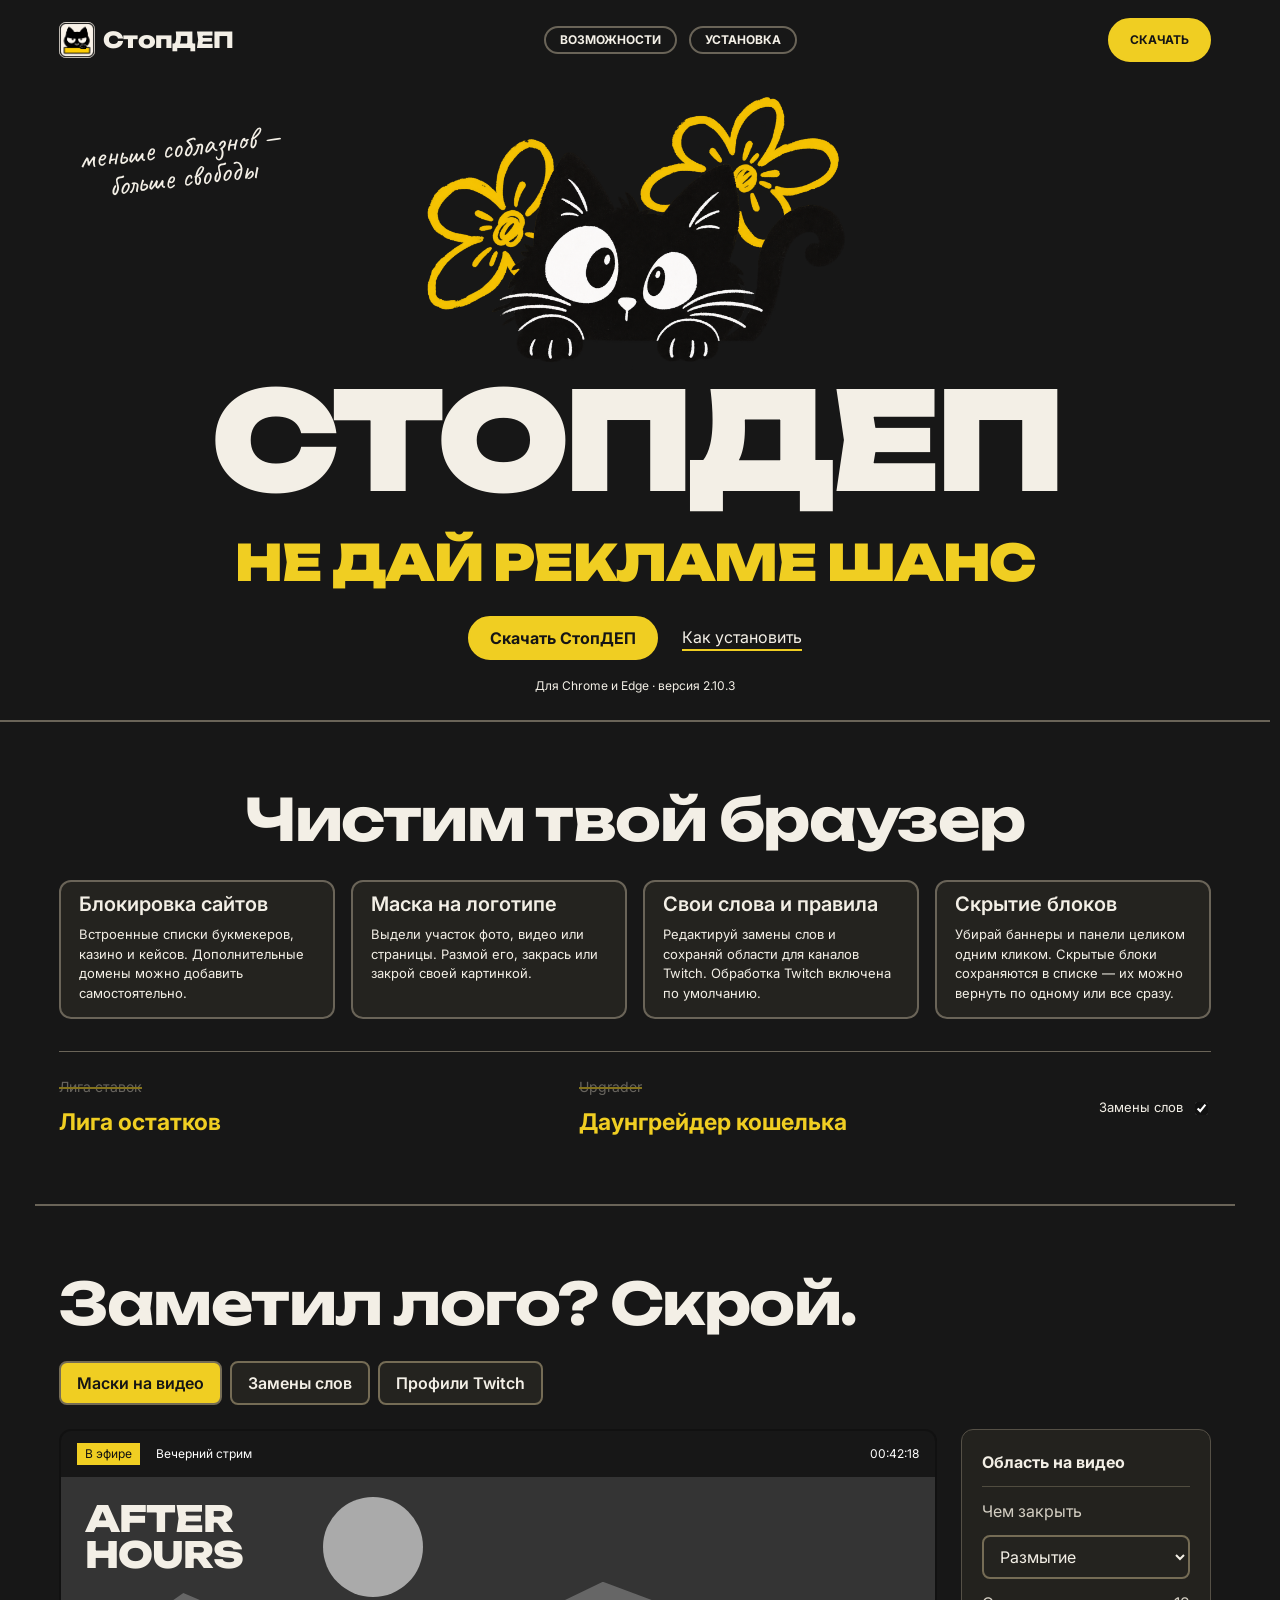
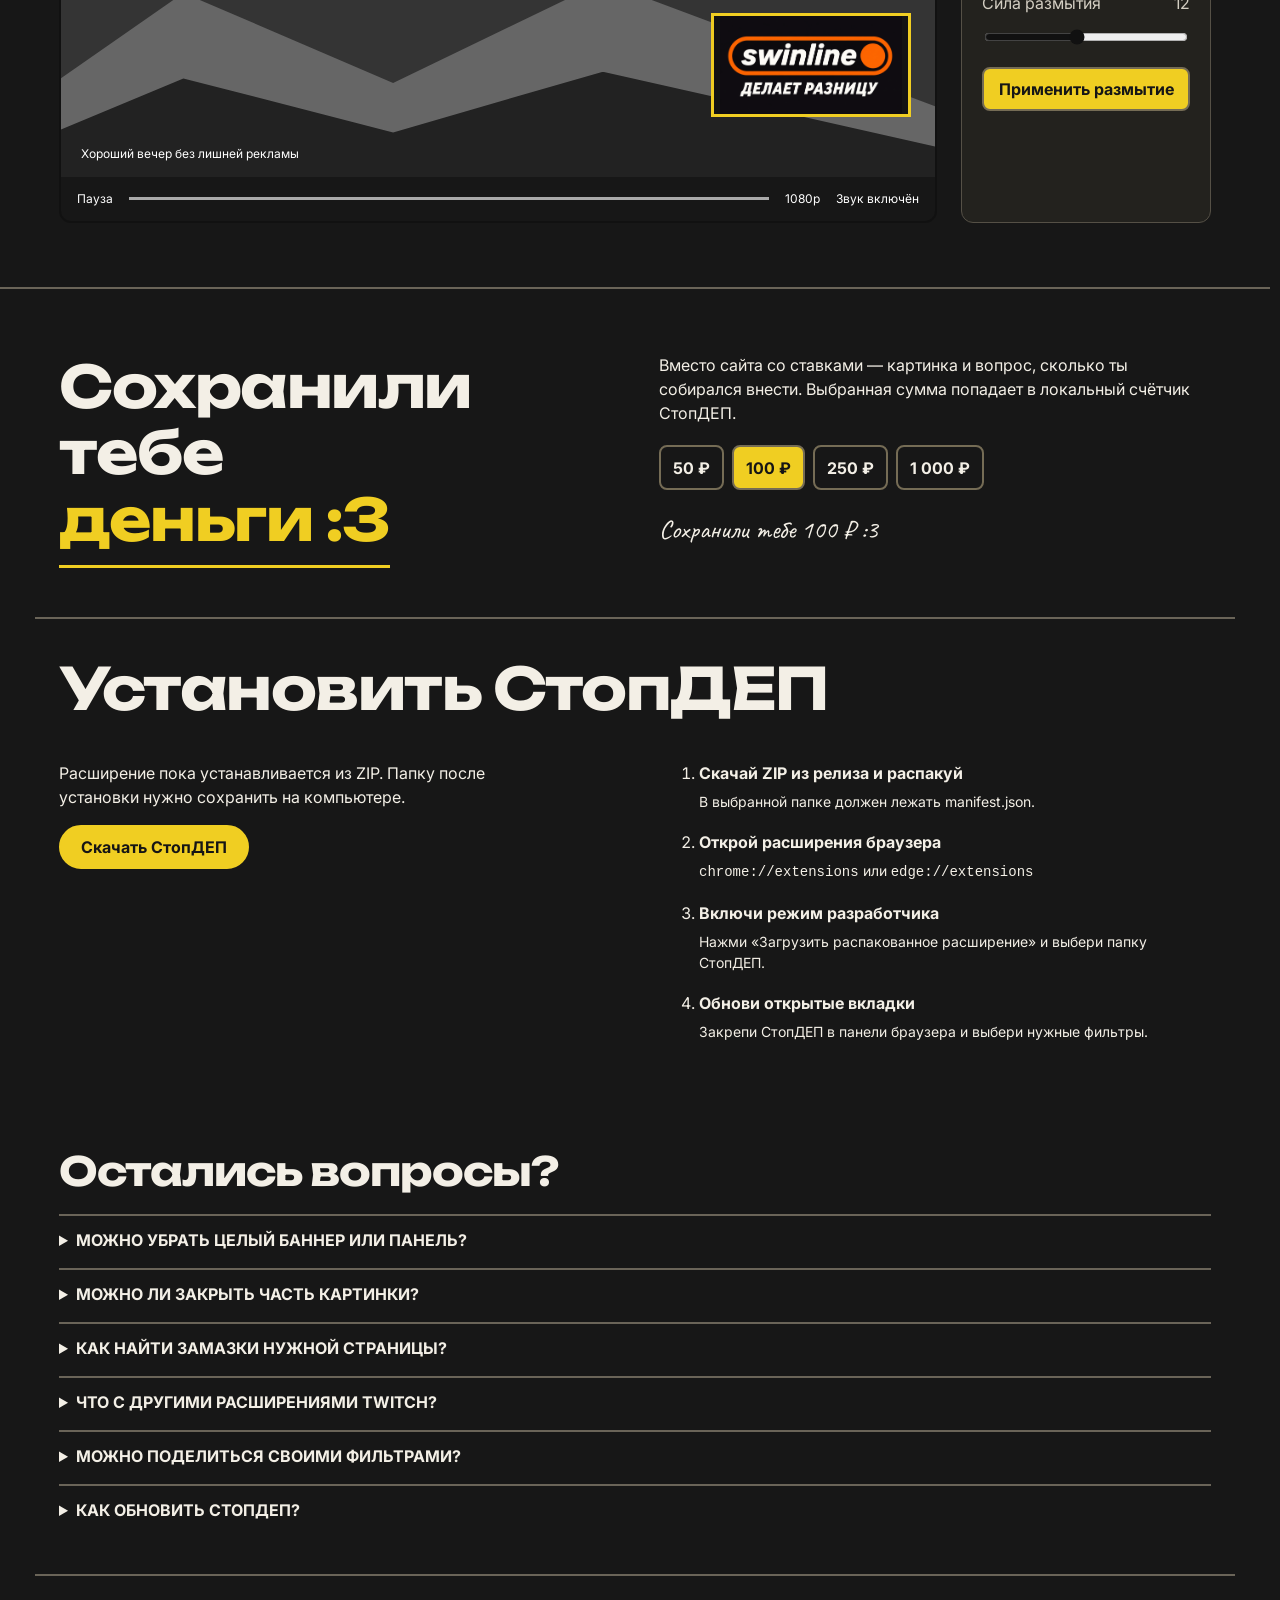
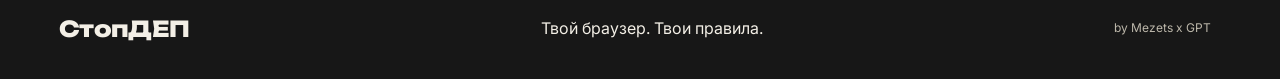
<file: docs/index.html>
<!DOCTYPE html>
<html lang="ru" data-type="software">
  <head>
    <meta charset="utf-8" />
    <meta name="viewport" content="width=device-width,initial-scale=1" />
    <meta name="page-type" content="software" />
    <meta name="site-kind" content="software" />
    <meta
      name="description"
      content="СтопДЕП блокирует сайты букмекеров и казино, скрывает рекламу и позволяет закрыть логотип внутри фото или видео."
    />
    <meta name="theme-color" content="#171717" />
    <title>СтопДЕП — блокировка букмекеров, казино и рекламы</title>
    <link rel="icon" href="icon.png" />
    <link rel="stylesheet" href="style.css" />
    <link
      href="https://fonts.googleapis.com/css2?family=Unbounded:wght@700;800;900&family=Caveat:wght@500;700&family=Inter:wght@400;500;600&display=swap"
      rel="stylesheet"
    />
    <link rel="stylesheet" href="enhancements.css" />
    <meta name="robots" content="index,follow,max-image-preview:large" />
    <meta property="og:type" content="website" />
    <meta property="og:locale" content="ru_RU" />
    <meta property="og:title" content="СтопДЕП — убери букмекеров из браузера" />
    <meta
      property="og:description"
      content="Блокировка сайтов казино и кейсов, маски на рекламе и замены слов. Расширение для Chrome и Edge."
    />
    <meta name="twitter:card" content="summary" />
    <meta name="twitter:title" content="СтопДЕП" />
    <meta
      name="twitter:description"
      content="Блокировка азартных сайтов и рекламы в браузере"
    />
  </head>
  <body>
    <a class="skip" href="#main">К содержимому</a>
    <header class="wrap">
      <a class="brand" href="#"
        ><img src="icon.png" width="36" height="36" alt="" />СтопДЕП</a
      >
      <nav aria-label="Навигация">
        <a href="#features">Возможности</a><a href="#install">Установка</a>
      </nav>
      <a class="button small" href="https://github.com/Mezets/stopdep/releases/">Скачать</a>
    </header>
    <main id="main">
      <section class="hero wrap" data-enter>
        <div class="hand-note">меньше соблазнов —<br />больше свободы</div>
        <img
          class="cat-art"
          src="cat.png"
          alt="Чёрный кот с жёлтыми цветами"
          width="480"
          height="290"
        />
        <div class="hero-copy">
          <h1>СтопДЕП<span>Не дай рекламе шанс</span></h1>
          <p>
            Букмекеры, казино и кейсы. СтопДЕП блокирует сайты и помогает закрыть рекламу
            там, где ты смотришь и читаешь.
          </p>
          <div class="actions">
            <a class="button" href="https://github.com/Mezets/stopdep/releases/">Скачать СтопДЕП</a
            ><a class="text-link" href="#install">Как установить</a>
          </div>
          <small>Для Chrome и Edge · версия 2.10.3</small>
        </div>
        <div class="demo">
          <div class="browser-bar">
            <span></span><span></span><span></span>
            <p>Твой браузер</p>
          </div>
          <div class="demo-content">
            <div class="demo-nav">Трансляция <span>Чат</span></div>
            <div class="stream">
              <div class="play-scene">
                <span class="live">В эфире</span>
                <div class="scene-type">ТВОЙ<br />СТРИМ.</div>
                <button id="ad" class="ad" aria-label="Закрыть рекламный логотип">
                  <span>BET</span><small>Бонус к депозиту</small>
                </button>
                <div class="mask" id="mask" hidden>Закрыто СтопДЕП</div>
              </div>
            </div>
            <div class="demo-tools">
              <span id="demoStatus" role="status">Нажми на рекламу в примере</span
              ><button id="reset">Сбросить</button>
            </div>
            <div class="extension">
              <img src="icon.png" alt="" width="28" height="28" />
              <div><b>СтопДЕП</b><small>Фото, видео и страницы</small></div>
              <span class="enabled">Включён</span>
            </div>
          </div>
        </div>
      </section>
      <section id="features" class="features">
        <div class="wrap">
          <h2>Чистим твой браузер</h2>
          <div class="feature-layout">
            <div class="feature-visual">
              <div class="replace-line">
                <s>Лига ставок</s><strong>Лига остатков</strong>
              </div>
              <div class="replace-line">
                <s>Upgrader</s><strong>Даунгрейдер кошелька</strong>
              </div>
              <label class="toggle-row"
                >Замены слов
                <input
                  type="checkbox"
                  id="wordToggle"
                  checked
                  aria-label="Включить пример замен"
              /></label>
            </div>
            <div class="feature-list">
              <article>
                <h3>Блокировка сайтов</h3>
                <p>
                  Встроенные списки букмекеров, казино и кейсов. Дополнительные домены
                  можно добавить самостоятельно.
                </p>
              </article>
              <article>
                <h3>Маска на логотипе</h3>
                <p>
                  Выдели участок фото, видео или страницы. Размой его, закрась или закрой
                  своей картинкой.
                </p>
              </article>
              <article>
                <h3>Свои слова и правила</h3>
                <p>
                  Редактируй замены слов и сохраняй области для каналов Twitch. Обработка
                  Twitch включена по умолчанию.
                </p>
              </article>
<article><h3>Скрытие блоков</h3><p>Убирай баннеры и панели целиком одним кликом. Скрытые блоки сохраняются в списке — их можно вернуть по одному или все сразу.</p></article>
            </div>
          </div>
        </div>
      </section>

      
      <section id="try" class="playground wrap">
        <h2>Заметил лого? Скрой.</h2>
        <div class="play-tabs" aria-label="Демонстрации">
          <button data-view="area" aria-pressed="true">Маски на видео</button
          ><button data-view="words" aria-pressed="false">Замены слов</button
          ><button data-view="profiles" aria-pressed="false">Профили Twitch</button>
        </div>
        <div id="areaView" class="play-view">
          <div class="studio">
            <div class="player-shell">
              <div class="player-top">
                <span class="live">В эфире</span><span>Вечерний стрим</span
                ><span class="player-clock">00:42:18</span>
              </div>
              <div class="sample-video">
                <div class="game-scene">
                  <div class="game-sun"></div>
                  <div class="game-ridge"></div>
                  <div class="game-ridge near"></div>
                  <span class="game-title">AFTER<br />HOURS</span>
                </div>
                <div id="sampleSponsor" aria-label="Пример рекламного баннера"></div>
                <div class="video-caption">Хороший вечер без лишней рекламы</div>
              </div>
              <div class="player-bottom">
                <span>Пауза</span>
                <div></div>
                <span>1080p</span><span>Звук включён</span>
              </div>
            </div>
            <aside class="mask-panel">
              <div class="panel-heading">
                <img src="icon.png" width="28" height="28" alt="" /><strong
                  >Область на видео</strong
                >
              </div>
              <label for="maskMode">Чем закрыть</label
              ><select id="maskMode">
                <option value="blur">Размытие</option>
                <option value="solid">Заливка</option>
                <option value="image">Картинка СтопДЕП</option></select
              ><label class="power-label" for="blurPower"
                >Сила размытия<output id="powerNumber">12</output></label
              ><input id="blurPower" type="range" min="2" max="24" value="12" /><button
                id="applyMask"
                type="button"
              >
                Применить размытие
              </button>
            </aside>
          </div>
        </div>
        <div id="wordsView" class="play-view" hidden>
          <div class="word-editor">
            <img class="side-pet side-cat" src="wet-cat.png" alt="" loading="lazy" />
            <div>
              <label for="wordInput">Текст на странице</label
              ><textarea id="wordInput" rows="4">
Лига ставок и Upgrader предлагают бонус к депозиту.</textarea
              >
            </div>
            <div>
              <label for="wordResult">После включения СтопДЕП</label
              ><output id="wordResult"></output>
            </div>
          </div>
        </div>
        <div id="profilesView" class="play-view" hidden>
          <div class="profile-layout">
            <img class="side-pet side-dog" src="suit-dog.png" alt="" loading="lazy" />
            <div>
              <p class="profile-label">Выбери канал</p>
              <div class="channel-buttons">
                <button data-channel="one" aria-pressed="true">
                  <img class="avatar" src="bu5terenko.png" alt="" /><span
                    >bu5terenko<small>Реклама слева</small></span
                  ></button
                ><button data-channel="two" aria-pressed="false">
                  <img class="avatar second" src="sasich.png" alt="" /><span
                    >sasich<small>Реклама справа</small></span
                  >
                </button>
              </div>
              <label class="profile-toggle"
                >Закрывать рекламу<input id="profileEnabled" type="checkbox"
              /></label>
              <p id="profileFeedback" role="status"></p>
            </div>
            <div class="profile-player">
              <div class="player-top">
                <span class="live">В эфире</span
                ><strong id="profileName">bu5terenko</strong>
              </div>
              <div class="profile-scene">
                <div class="game-scene">
                  <div class="game-sun"></div>
                  <div class="game-ridge"></div>
                  <div class="game-ridge near"></div>
                </div>
                <div id="profileAd" aria-label="Пример рекламного баннера"></div>
                <span id="profileCover">Закрыто СтопДЕП</span>
              </div>
            </div>
          </div>
        </div>
      </section>
      <section class="statement">
        <div class="wrap">
          <h2>Сохранили тебе<br /><span>деньги :3</span></h2>
          <p>
            Вместо сайта со ставками — картинка и вопрос, сколько ты собирался внести.
            Выбранная сумма попадает в локальный счётчик СтопДЕП.
          </p>
          <div class="amounts" aria-label="Пример суммы">
            <button data-amount="50">50 ₽</button><button data-amount="100">100 ₽</button
            ><button data-amount="250">250 ₽</button
            ><button data-amount="1000">1 000 ₽</button>
          </div>
          <output id="amountOutput" aria-live="polite">Попробуй выбрать сумму</output>
        </div>
      </section>
      <section id="install" class="install wrap">
        <h2>Установить СтопДЕП</h2>
        <div class="install-grid">
          <div>
            <p>
              Расширение пока устанавливается из ZIP. Папку после установки нужно
              сохранить на компьютере.
            </p>
            <a class="button" href="https://github.com/Mezets/stopdep/releases/">Скачать СтопДЕП</a>
          </div>
          <ol>
            <li>
              <strong>Скачай ZIP из релиза и распакуй</strong>
              <p>В выбранной папке должен лежать manifest.json.</p>
            </li>
            <li>
              <strong>Открой расширения браузера</strong>
              <p><code>chrome://extensions</code> или <code>edge://extensions</code></p>
            </li>
            <li>
              <strong>Включи режим разработчика</strong>
              <p>Нажми «Загрузить распакованное расширение» и выбери папку СтопДЕП.</p>
            </li>
            <li>
              <strong>Обнови открытые вкладки</strong>
              <p>Закрепи СтопДЕП в панели браузера и выбери нужные фильтры.</p>
            </li>
          </ol>
        </div>
      </section>
      <section class="faq wrap">
        <h2>Остались вопросы?</h2>
        <details>
          <summary>Можно убрать целый баннер или панель?</summary>
          <p>
            Да. Во вкладке «Фильтры» есть раздел «Скрытые блоки». Выбери элемент на
            странице кликом. Вернуть его можно из списка скрытого. Если сайт существенно
            изменит разметку, может потребоваться выбрать блок заново.
          </p>
        </details>
        <details>
          <summary>Можно ли закрыть часть картинки?</summary>
          <p>
            Да. Выбери файл в «Загруженных изображениях» или выдели область прямо на
            странице.
          </p>
        </details>
        <details><summary>Как найти замазки нужной страницы?</summary><p>Открой «Области → Сохранённые замазки». Выбери текущую страницу, все страницы или конкретный сайт / канал Twitch. Список формируется автоматически — создавать папки не нужно.</p></details>
        <details>
          <summary>Что с другими расширениями Twitch?</summary>
          <p>
            Для каждого канала можно отдельно настроить скрытие баннеров, области и блоки во вкладке Twitch. Обработка Twitch включена по умолчанию. Если ты уже отключал её, твой выбор
            сохранится. Переключатель находится в настройках. Для поиска конфликтов есть
            диагностика.
          </p>
        </details>
        <details>
          <summary>Можно поделиться своими фильтрами?</summary>
          <p>
            В настройках есть «Экспорт общих фильтров»: JSON с замазками и скрытыми блоками для импорта другими пользователями. Полная резервная копия сохраняется отдельно. Маски и параметры хранятся в профиле браузера. Картинки на странице блокировки
            загружаются из Pinterest и зависят от его доступности.
          </p>
        </details>
        <details>
          <summary>Как обновить СтопДЕП?</summary>
          <p>
            Замени файлы в той же папке, нажми «Обновить» на карточке расширения и
            перезагрузи вкладки.
          </p>
        </details>
      </section>
    </main>
    <footer class="wrap">
      <a class="brand" href="#">СтопДЕП</a>
      <p>Твой браузер. Твои правила.</p>
      <small class="site-credit">by Mezets x GPT</small>
    </footer>
    <script src="main.js"></script>
    <script src="enhancements.js"></script>
    <script src="entrance.js"></script>
  </body>
</html>
</file>
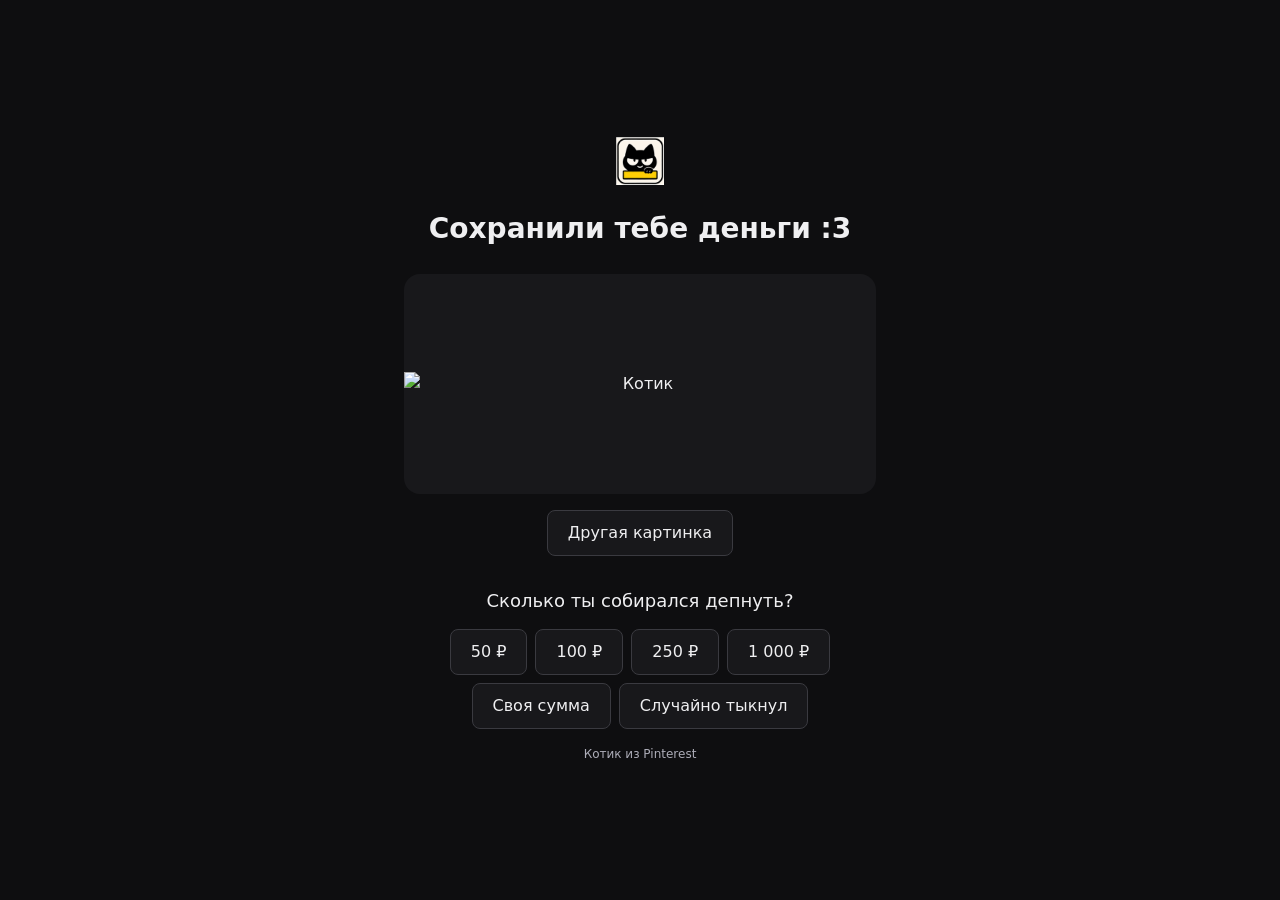
<file: extension/blocked.html>
<!DOCTYPE html>
<html lang="ru">
  <head>
    <meta charset="utf-8" />
    <meta name="viewport" content="width=device-width,initial-scale=1" />
    <title>СтопДЕП</title>
    <link rel="stylesheet" href="blocked.css" />
  </head>
  <body>
    <main>
      <img class="brand" src="icons/icon128.png" alt="" />
      <h1>Сохранили тебе деньги :3</h1>
      <div class="photo">
        <img id="cat" alt="Котик" /><span id="fallback" hidden
          >Котик задерживается :3</span
        >
      </div>
      <button id="another">Другая картинка</button>
      <section id="depositQuestion">
        <h2>Сколько ты собирался депнуть?</h2>
        <div class="amounts">
          <button data-amount="50">50 ₽</button><button data-amount="100">100 ₽</button
          ><button data-amount="250">250 ₽</button
          ><button data-amount="1000">1 000 ₽</button
          ><button id="customAmountButton">Своя сумма</button
          ><button data-amount="0">Случайно тыкнул</button>
        </div>
        <form id="customAmountForm" hidden>
          <label
            >Сумма в рублях<input
              id="customAmount"
              type="text"
              inputmode="decimal"
              required
              maxlength="12" /></label
          ><button type="submit">Сохранить</button>
        </form>
      </section>
      <p id="depositAnswer" role="status"></p>
      <footer>
        <a id="source" target="_blank" rel="noopener noreferrer">Котик из Pinterest</a>
      </footer>
    </main>
    <script src="blocked.js"></script>
  </body>
</html>
</file>
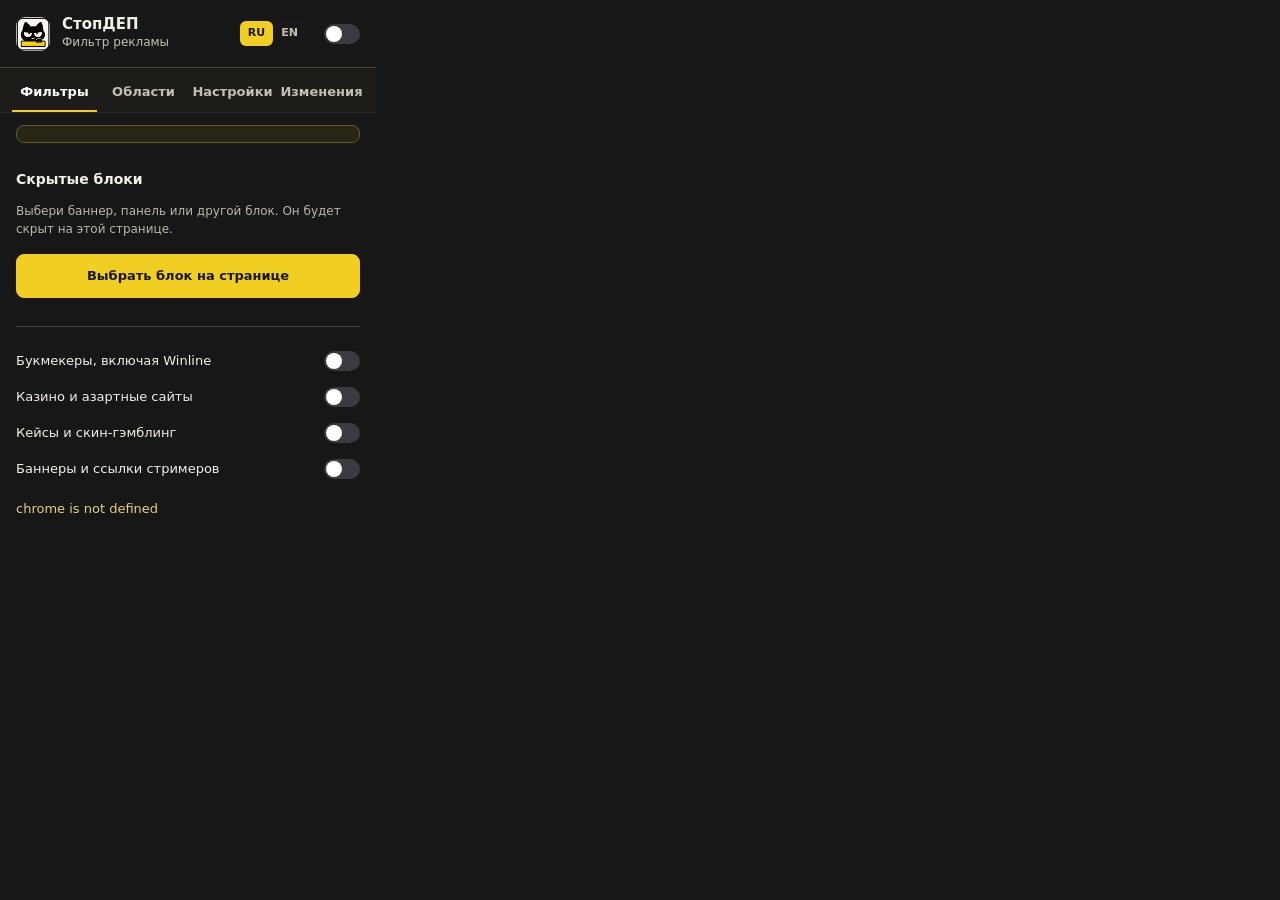
<file: extension/popup.html>
<!DOCTYPE html>
<html lang="ru">
  <head>
    <meta charset="utf-8" />
    <meta name="viewport" content="width=device-width,initial-scale=1" />
    <title>СтопДЕП</title>
    <link rel="stylesheet" href="popup.css" />
  </head>
  <body>
    <header>
      <img class="logo" src="icons/icon128.png" alt="" />
      <div><strong>СтопДЕП</strong><small>Фильтр рекламы</small></div>
      <div id="language" role="group" aria-label="Язык интерфейса">
        <button type="button" lang="ru" data-language="ru" aria-pressed="true">RU</button
        ><button type="button" lang="en" data-language="en" aria-pressed="false">
          EN
        </button>
      </div>
      <label class="master"
        ><input id="enabled" type="checkbox" aria-label="Включить СтопДЕП" role="switch"
      /></label>
    </header>
    <nav aria-label="Разделы">
      <button data-tab="filters" aria-pressed="true">Фильтры</button
      ><button data-tab="regions" aria-pressed="false">Области</button
      ><button data-tab="settings" aria-pressed="false">Настройки</button
      ><button data-tab="changes" aria-pressed="false">Изменения</button>
    </nav>
    <p id="savedMoney" class="money-total"></p>
    <main>
      <section id="filters">
        <div class="block-tools">
          <h2>Скрытые блоки</h2>
          <p>Выбери баннер, панель или другой блок. Он будет скрыт на этой странице.</p>
          <button id="pickBlock" class="primary">Выбрать блок на странице</button>
        </div>
        <label class="row"
          >Букмекеры, включая Winline<input type="checkbox" id="bet" role="switch"
        /></label>
        <label class="row"
          >Казино и азартные сайты<input type="checkbox" id="gambling" role="switch"
        /></label>
        <label class="row"
          >Кейсы и скин-гэмблинг<input type="checkbox" id="cases" role="switch"
        /></label>
        <label class="row"
          >Баннеры и ссылки стримеров<input type="checkbox" id="banners" role="switch"
        /></label>
      </section>
      <section id="regions" hidden>
        <details class="hidden-blocks-panel">
          <summary>Скрытые блоки</summary><label class="block-scope-label">Показать<select id="hiddenBlockScope"><option value="page">На этой странице</option><option value="all">На всех сайтах</option></select></label>
          <ul id="hiddenBlockList"></ul>
          <button id="restoreBlocks">Вернуть всё на этой странице</button>
        </details>
        <details class="twitch-settings">
          <summary>Профили Twitch</summary>
          <div id="profiles">
            <h2>Профили Twitch</h2>
            <p>
              Переключатели скрытия для конкретного канала. Блокировка открытия азартных
              сайтов остаётся общей.
            </p>
            <form id="profileAdd">
              <input
                id="profileChannel"
                placeholder="Канал или ссылка Twitch"
                aria-label="Канал Twitch"
                maxlength="160"
                required
              /><button type="submit">Добавить канал</button>
            </form>
            <label>Канал<select id="profileSelect"></select></label>
            <div id="profileOptions"></div>
            <button id="profileReset">Вернуть общие настройки</button
            ><small
              >Изменения применяются сразу. Настройки замен слов общие для всех
              каналов.</small
            >
          </div>
        </details>
        <div class="modes">
          <label><input type="radio" name="mode" value="solid" /> Закрасить</label
          ><label><input type="radio" name="mode" value="blur" checked /> Размытие</label
          ><label><input type="radio" name="mode" value="image" /> Моя картинка</label>
        </div>
        <label id="colorRow" class="row" hidden
          >Цвет заливки<input id="coverColor" type="color" value="#151515"
        /></label>
        <label id="strengthRow"
          >Сила размытия <output id="strengthValue">48</output
          ><input id="strength" type="range" min="4" max="140" value="48"
        /></label>
        <label id="fileRow" hidden
          >Картинка до 600 КБ<input
            id="file"
            type="file"
            accept="image/png,image/jpeg,image/webp,image/gif"
        /></label>
        <button id="pick" class="primary">Выделить на фото или видео</button>
        <button id="pickPage" class="secondary">Выделить на странице</button>
        <button id="browseImages" class="secondary">Загруженные изображения</button>
        <div id="imageCatalog" hidden>
          <div class="catalog-header">
            <button id="closeCatalog" type="button">Скрыть предпросмотр</button>
          </div>
          <label
            >Файл<select
              id="imageAssets"
              size="6"
              aria-label="Загруженные изображения"
            ></select
          ></label>
          <div id="imageStage">
            <img id="assetPreview" hidden draggable="false" alt="Предпросмотр" /><video
              id="assetVideo"
              preload="metadata"
              muted
              hidden
            ></video>
            <div id="savedAssetAreas" aria-hidden="true"></div>
            <span id="assetSelection" hidden></span>
          </div>
          <button id="stepVideo" hidden>Следующий кадр</button
          ><button id="saveAsset" class="secondary" disabled>
            Сохранить выделение на изображении
          </button>
        </div>
        <button id="clearPageMasks" class="secondary">Убрать маски этого сайта</button
        ><button id="undoClearMasks" class="secondary" hidden>
          Вернуть удалённые маски
        </button>
        <input
          id="maskSearch"
          type="search"
          placeholder="Поиск по сайту, файлу или дате"
        /><button id="undoLast" class="secondary">Отменить последнее действие</button>
        <div class="folder-tools">
          <form id="newFolderForm">
            <input
              id="newFolderName"
              maxlength="80"
              placeholder="Название папки"
              aria-label="Название папки"
            /><button type="submit">Добавить папку</button>
          </form>
          <label
            >Папка<select id="folderFilter">
              <option value="*">Все области</option>
            </select></label
          >
          <form id="folderEditForm" hidden>
            <input id="folderRename" maxlength="80" aria-label="Название папки" /><button
              type="submit"
            >
              Переименовать</button
            ><button id="removeFolder" type="button">Удалить папку</button>
          </form>
        </div>
        <div class="bulk-tools">
          <div>
            <button id="selectAllMasks" type="button">Выбрать все / снять</button
            ><small id="selectionCount" aria-live="polite"></small>
          </div>
          <select id="bulkMove" aria-label="Переместить выбранные" disabled></select>
        </div>
        <label class="page-filter-label">Страница<select id="maskPageFilter"><option value="current">Текущая страница</option><option value="all">Все страницы</option></select></label><p id="maskListCount" class="list-count" role="status"></p>
        <ul id="saved" aria-label="Сохранённые области"></ul>
        <div id="editorHome">
          <form id="editActions" hidden>
            <label class="row"
              >Режим<select id="editMode">
                <option value="blur">Размытие</option>
                <option value="image">Моя картинка</option>
                <option value="solid">Закрасить</option>
              </select></label
            ><label id="editStrengthRow"
              >Сила размытия <output id="editStrengthValue"></output
              ><input id="editStrength" type="range" min="4" max="140" /></label
            ><label id="editColorRow" class="row" hidden
              >Цвет заливки<input id="editColor" type="color" /></label
            ><label id="editFileRow" hidden
              >Картинка до 600 КБ<input
                id="editFile"
                type="file"
                accept="image/png,image/jpeg,image/webp,image/gif"
            /></label>
            <div class="edit-buttons">
              <button id="saveEdit" class="primary" type="submit">
                Сохранить изменения</button
              ><button id="cancelEdit" type="button">Отмена</button>
            </div>
          </form>
        </div>
      </section>
      <section id="settings" hidden>
        <div class="community-settings">
          <label class="row"
            >Обновлять общий набор с GitHub<input
              id="communityEnabled"
              type="checkbox"
              role="switch"
          /></label>
          <p id="communityStatus" role="status"></p>
          <button id="communityUpdate">Проверить обновления фильтров</button>
        </div>
        <label>Замены</label>
        <div id="wordRows"></div>
        <label
          >Предпросмотр замен<input
            id="replacementSample"
            type="text"
            placeholder="Введи пример текста" /></label
        ><output id="replacementResult"></output
        ><button id="addWord" class="secondary">Добавить замену</button
        ><label class="site-title">Дополнительные сайты</label>
        <div id="siteRows"></div>
        <button id="addSite" class="secondary">Добавить сайт</button
        ><button id="saveWords" class="secondary">Сохранить замены</button
        ><label class="row"
          >Обрабатывать страницы Twitch<input
            id="twitchProcessing"
            type="checkbox"
            role="switch" /></label
        ><label class="row"
          >Задержка исчезновения, мс<input
            id="lingerMs"
            type="number"
            min="0"
            max="10000"
            step="1"
            value="0"
            aria-describedby="lingerHelp" /></label
        ><small id="lingerHelp"
          >0 — убрать размытие сразу после исчезновения фото или видео.</small
        ><button id="exportPublicFilters" class="secondary">Экспорт общих фильтров</button><button id="exportSettings" class="secondary">Экспорт настроек и областей</button
        ><button id="importSettings" class="secondary">Импорт из JSON</button
        ><input
          id="backupFile"
          type="file"
          accept=".json,application/json"
          hidden
        /><button id="diagnose" class="secondary">Диагностика конфликтов</button>
        <pre id="diagnosticResult"></pre>
        <div id="pictureSettings">
          <label id="pictureLabel">При блокировке</label
          ><select id="blockPicture" hidden>
            <option value="cats">Котики</option>
            <option value="dogs">Собачки</option>
            <option value="hamsters">Хомяки</option>
            <option value="custom">Свой вариант</option></select
          ><button
            id="pictureSelectButton"
            type="button"
            aria-haspopup="true"
            aria-expanded="false"
            aria-labelledby="pictureLabel pictureSelected"
          >
            <span id="pictureSelected">Котики</span><span aria-hidden="true">⌄</span>
          </button>
          <div id="pictureOptions" hidden>
            <button type="button" data-picture="cats">Котики</button
            ><button type="button" data-picture="dogs">Собачки</button
            ><button type="button" data-picture="hamsters">Хомяки</button
            ><button type="button" data-picture="custom">Свой вариант</button>
          </div>
          <div id="blockPictureCustom" hidden>
            <label for="blockPictureQuery">Запрос Pinterest</label>
            <div class="custom-row">
              <input
                id="blockPictureQuery"
                type="text"
                maxlength="150"
                placeholder="Например, капибары"
              />
            </div>
          </div>
        </div>
<details class="reset-settings"><summary>Сброс данных</summary><p>Каждый пункт сбрасывается отдельно. Перед удалением можно экспортировать резервную копию.</p><button type="button" data-reset="masks">Сбросить все замазки</button><small>Удалить сохранённые области. Папки останутся.</small><button type="button" data-reset="blocks">Сбросить скрытые блоки</button><small>Вернуть блоки на всех сайтах.</small><button type="button" data-reset="words">Сбросить замены слов</button><small>Вернуть встроенные замены, удалить свои.</small><button type="button" data-reset="sites">Сбросить добавленные сайты</button><small>Очистить свой список. Встроенные фильтры останутся.</small><div id="resetConfirmation" hidden><p id="resetQuestion"></p><div><button id="resetConfirm" type="button">Подтвердить сброс</button><button id="resetCancel" type="button">Отмена</button></div></div><p id="resetResult" role="status"></p></details>
      </section>
      <section id="changes" hidden><ul id="releaseList"></ul></section>
      <p id="status" role="status" hidden></p>
    </main>
    <script src="locale.js"></script>
    <script src="popup.js"></script>
    <script src="list-folds.js"></script><script src="areas-layout.js"></script><script src="profiles-ui.js"></script><script src="reset-settings.js"></script>
  </body>
</html>
</file>
<file: docs/style.css>
:root {
  --paper: #f6f3ed;
  --black: #111;
  --yellow: #f5ce00;
}
* {
  box-sizing: border-box;
}
html {
  scroll-behavior: smooth;
}
body {
  margin: 0;
  background: var(--paper);
  color: var(--black);
  font: 16px/1.5 Inter, Arial, sans-serif;
}
.wrap {
  width: min(1160px, calc(100% - 64px));
  margin: auto;
}
a {
  color: inherit;
  text-decoration: none;
}
button,
input,
select,
textarea {
  font: inherit;
}
header {
  height: 80px;
  display: flex;
  justify-content: space-between;
  align-items: center;
  gap: 20px;
}
.brand {
  font-size: 25px;
  font-weight: 900;
  display: flex;
  align-items: center;
  gap: 8px;
}
.brand img {
  display: none;
}
.brand::before {
  content: '✳';
  font-size: 36px;
}
nav {
  display: flex;
  gap: 12px;
}
nav a,
.small {
  border: 2px solid #111;
  border-radius: 40px;
  padding: 3px 14px;
  text-transform: uppercase;
  font-size: 12px;
  font-weight: 700;
}
.button {
  display: inline-flex;
  align-items: center;
  justify-content: center;
  min-height: 44px;
  background: #111;
  color: var(--paper);
  padding: 8px 20px;
  border: 2px solid #111;
  border-radius: 30px;
  font-weight: 700;
}
.button:hover {
  background: var(--yellow);
  color: #111;
}
.hero {
  display: block;
  position: relative;
  text-align: center;
  padding: 0 0 24px;
  min-height: 0;
}
.hero-copy {
  display: contents;
}
.hero-copy > p {
  display: none;
}
.hero h1 {
  font: 400 clamp(74px, 14vw, 174px) / 0.86 'Unbounded', sans-serif;
  letter-spacing: -0.06em;
  margin: 0;
  text-transform: uppercase;
}
.hero h1 br {
  display: none;
}
.hero h1 span {
  display: block;
  font-size: clamp(27px, 5.4vw, 66px);
  line-height: 1.15;
  letter-spacing: -0.05em;
  margin-top: 8px;
}
.cat-art {
  display: block;
  width: 480px;
  max-width: 70%;
  height: 290px;
  object-fit: contain;
  margin: 0 auto -8px;
}
.hand-note {
  position: absolute;
  left: 3%;
  top: 52px;
  font-family: 'Caveat', cursive;
  font-size: 30px;
  line-height: 1;
  transform: rotate(-7deg);
  width: 220px;
}
.hero .actions {
  display: flex;
  justify-content: center;
  gap: 24px;
  align-items: center;
  margin: 24px 0 12px;
}
.hero small {
  font-size: 12px;
}
.text-link {
  border-bottom: 2px solid #111;
}
.demo {
  display: none;
}
h2 {
  font: 400 clamp(36px, 6vw, 72px) / 1 'Unbounded', sans-serif;
  letter-spacing: -0.045em;
  margin: 0;
  text-transform: uppercase;
}
h3 {
  margin: 0 0 8px;
  font-size: 22px;
}
.features {
  border-top: 2px solid #111;
  padding: 32px 0 40px;
}
.features h2 {
  text-align: center;
}
.features h2 br {
  display: none;
}
.feature-layout {
  display: flex;
  flex-direction: column-reverse;
  gap: 32px;
  margin-top: 28px;
}
.feature-list {
  display: flex;
  gap: 16px;
  width: 100%;
  justify-content: center;
}
.feature-list article {
  border: 2px solid #111;
  border-radius: 12px;
  padding: 10px 18px;
  flex: 1;
  transform: rotate(-2deg);
}
.feature-list article:nth-child(2) {
  transform: rotate(2deg);
}
.feature-list p {
  font-size: 13px;
  margin: 4px 0;
}
.feature-visual {
  width: 100%;
  display: flex;
  align-items: center;
  gap: 24px;
  border-top: 1px solid #111;
  padding-top: 24px;
}
.replace-line {
  display: flex;
  flex-direction: column;
  gap: 8px;
  flex: 1;
}
.replace-line s {
  font-size: 14px;
}
.replace-line strong {
  font-size: 23px;
  font-weight: 700;
}
.toggle-row {
  font-size: 13px;
  display: flex;
  align-items: center;
  gap: 8px;
}
input {
  accent-color: #111;
}
.playground {
  border-top: 2px solid #111;
  padding-block: 40px;
}
.playground > h2 {
  max-width: 900px;
}
.play-tabs {
  display: flex;
  gap: 8px;
  margin: 24px 0;
}
.play-tabs button {
  border: 2px solid #111;
  background: transparent;
  border-radius: 8px;
  padding: 8px 16px;
  min-height: 44px;
  font-weight: 600;
  cursor: pointer;
}
.play-tabs button[aria-pressed='true'] {
  background: var(--yellow);
}
.studio {
  display: grid;
  grid-template-columns: 1fr 250px;
  gap: 24px;
}
.player-shell,
.profile-player {
  border: 2px solid #111;
  border-radius: 12px;
  overflow: hidden;
  background: #171717;
  color: white;
}
.player-top,
.player-bottom {
  padding: 12px 16px;
  display: flex;
  gap: 16px;
  align-items: center;
  font-size: 12px;
}
.live {
  background: var(--yellow);
  color: #111;
  padding: 2px 8px;
}
.player-clock {
  margin-left: auto;
}
.sample-video,
.profile-scene {
  position: relative;
  isolation: isolate;
  height: 300px;
  overflow: hidden;
  background: #555;
}
.game-scene {
  position: absolute;
  inset: 0;
  background: #343434;
  overflow: hidden;
}
.game-sun {
  width: 100px;
  height: 100px;
  background: #aaa;
  position: absolute;
  left: 30%;
  top: 20px;
  border-radius: 50%;
}
.game-ridge {
  position: absolute;
  inset: 35% -10% -10%;
  background: #666;
  clip-path: polygon(0 70%, 20% 5%, 40% 45%, 60% 0, 100% 70%, 100% 100%, 0 100%);
}
.game-ridge.near {
  inset: 65% -10% -10%;
  background: #222;
}
.game-title {
  position: absolute;
  left: 24px;
  top: 24px;
  font: 36px/1 'Unbounded';
  color: white;
}
.video-caption {
  position: absolute;
  bottom: 14px;
  left: 20px;
  font-size: 12px;
}
.sample-video #sampleSponsor {
  position: absolute;
  right: 24px;
  bottom: 60px;
  width: 160px;
  height: 76px;
  display: grid;
  place-content: center;
  text-align: center;
  background: #eee;
  color: #111;
  border: 3px solid var(--yellow);
  font-size: 25px;
  font-weight: 700;
}
.sample-video #sampleSponsor span,
#profileAd span {
  display: block;
  font-size: 10px;
}
.sample-video #sampleSponsor.masked-blur {
  filter: blur(var(--power));
}
.sample-video #sampleSponsor.masked-solid {
  background: #171717;
  color: transparent;
}
.sample-video #sampleSponsor.masked-image {
  background: #f6f3ed url('cat.png') center/contain no-repeat;
  color: transparent;
}
.player-bottom div {
  height: 3px;
  flex: 1;
  background: #aaa;
}
.mask-panel {
  display: flex;
  flex-direction: column;
  gap: 12px;
  align-self: center;
}
.panel-heading {
  display: flex;
  gap: 8px;
  align-items: center;
}
.panel-heading img {
  display: none;
}
.mask-panel button,
.mask-panel select,
#channelDemo {
  border: 2px solid #111;
  border-radius: 8px;
  background: transparent;
  padding: 8px 12px;
  min-height: 44px;
}
.mask-panel #applyMask {
  background: var(--yellow);
  font-weight: 700;
}
.power-label {
  display: flex;
  justify-content: space-between;
}
#maskFeedback {
  font-size: 12px;
}
.word-editor,
.profile-layout {
  display: grid;
  grid-template-columns: 1fr 1fr;
  gap: 32px;
}
.word-editor textarea {
  display: block;
  width: 100%;
  margin-top: 12px;
  min-height: 160px;
  background: transparent;
  border: 2px solid #111;
  border-radius: 8px;
  padding: 16px;
}
.word-editor output {
  display: block;
  font-size: 26px;
  font-weight: 600;
  padding-top: 12px;
}
.channel-buttons {
  display: grid;
  gap: 8px;
}
.channel-buttons button {
  display: flex;
  gap: 12px;
  align-items: center;
  text-align: left;
  border: 2px solid #111;
  background: transparent;
  border-radius: 8px;
  padding: 12px;
  cursor: pointer;
}
.channel-buttons button[aria-pressed='true'] {
  background: var(--yellow);
}
.channel-buttons small {
  display: block;
}
.avatar {
  background: #111;
  color: white;
  padding: 8px;
  border-radius: 50%;
}
.profile-toggle {
  display: flex;
  gap: 16px;
  align-items: center;
  margin-top: 16px;
}
.profile-scene #profileCover,
.profile-scene #profileAd {
  position: absolute;
  top: 130px;
  left: 24px;
  padding: 16px;
  background: #eee;
  color: #111;
  width: 150px;
  height: 76px;
  display: grid;
  place-content: center;
  text-align: center;
  border: 2px solid var(--yellow);
}
.profile-scene #profileCover.right,
.profile-scene #profileAd.right {
  left: calc(100% - 174px);
}
.statement {
  padding: 40px 0;
  border-top: 2px solid #111;
}
.statement .wrap {
  display: grid;
  grid-template-columns: 1fr 1fr;
  gap: 20px 48px;
}
.statement h2 {
  grid-row: span 3;
}
.statement h2 span {
  text-decoration: underline;
  text-decoration-color: var(--yellow);
  text-decoration-thickness: 8px;
  text-underline-offset: 8px;
}
.statement p {
  margin: 0;
}
.amounts {
  display: flex;
  gap: 8px;
  flex-wrap: wrap;
}
.amounts button {
  background: transparent;
  border: 2px solid #111;
  border-radius: 8px;
  padding: 6px 12px;
  min-height: 44px;
  font-weight: 700;
  cursor: pointer;
}
.amounts button[aria-pressed='true'] {
  background: var(--yellow);
}
#amountOutput {
  font-family: 'Caveat', cursive;
  font-size: 26px;
}
.install {
  padding-block: 48px;
  border-top: 2px solid #111;
}
.install-grid {
  display: grid;
  grid-template-columns: 1fr 1fr;
  gap: 48px;
  margin-top: 24px;
}
.install-grid p {
  max-width: 450px;
}
.install-grid li {
  padding-bottom: 12px;
}
.install-grid li p {
  font-size: 14px;
  margin: 6px 0;
}
.faq {
  padding: 32px 0;
}
.faq h2 {
  margin-bottom: 20px;
  font-size: 36px;
}
details {
  border-top: 2px solid #111;
  padding: 12px 0;
}
summary {
  font-weight: 700;
  text-transform: uppercase;
  cursor: pointer;
  min-height: 28px;
}
details p {
  max-width: 780px;
}
footer {
  border-top: 2px solid #111;
  display: flex;
  align-items: center;
  justify-content: space-between;
  padding-block: 24px;
  gap: 16px;
}
.skip {
  position: absolute;
  top: -100px;
  left: 20px;
  background: #111;
  color: white;
  padding: 12px;
  z-index: 5;
}
.skip:focus {
  top: 12px;
}
:focus-visible {
  outline: 3px solid #ae7400;
  outline-offset: 4px;
}
[hidden] {
  display: none !important;
}
a,
button {
  transition: background-color 0.16s, transform 0.16s;
}
button:hover {
  transform: translateY(-2px);
}
.cat-art {
  animation: cat-enter 0.65s ease-out;
}
@keyframes cat-enter {
  from {
    transform: translateY(15px);
    opacity: 0.4;
  }
  to {
    transform: none;
    opacity: 1;
  }
}
@media (max-width: 760px) {
  .wrap {
    width: calc(100% - 32px);
  }
  header {
    height: 70px;
  }
  .brand {
    font-size: 20px;
  }
  nav {
    display: none;
  }
  .cat-art {
    height: 210px;
    max-width: 95%;
    width: 350px;
  }
  .hand-note {
    font-size: 19px;
    left: 0;
    top: 18px;
    width: 100px;
  }
  .hero h1 {
    font-size: 16vw;
  }
  .hero h1 span {
    font-size: 6vw;
  }
  .feature-list {
    flex-direction: column;
    gap: 12px;
  }
  .feature-list article {
    transform: none !important;
  }
  .feature-visual {
    flex-wrap: wrap;
  }
  .replace-line {
    min-width: 42%;
  }
  .replace-line strong {
    font-size: 18px;
  }
  .studio,
  .word-editor,
  .profile-layout,
  .install-grid,
  .statement .wrap {
    grid-template-columns: 1fr;
  }
  .statement h2 {
    grid-row: auto;
  }
  .mask-panel {
    display: grid;
    grid-template-columns: 1fr 1fr;
  }
  .mask-panel label,
  .mask-panel select,
  .mask-panel input,
  .panel-heading,
  #maskFeedback {
    grid-column: 1/-1;
  }
  .play-tabs {
    flex-wrap: wrap;
  }
  .play-tabs button {
    flex: 1;
    font-size: 12px;
    padding: 8px;
  }
  .sample-video {
    height: 270px;
  }
  h2 {
    font-size: 39px;
  }
  .statement .wrap {
    gap: 24px;
  }
  .install-grid {
    gap: 20px;
  }
  .profile-scene {
    height: 240px;
  }
  .hero .actions {
    gap: 12px;
  }
  .button {
    padding: 8px 16px;
  }
  footer {
    flex-direction: column;
    align-items: flex-start;
  }
  footer p {
    margin: 0;
  }
  .hero small {
    display: block;
  }
}
@media (prefers-reduced-motion: reduce) {
  html {
    scroll-behavior: auto;
  }
  *,
  *::before {
    animation: none !important;
    transition: none !important;
  }
}
.brand::before {
  content: none;
}
.brand img {
  display: block;
  width: 36px;
  height: 36px;
  object-fit: contain;
  border-radius: 7px;
}
.channel-buttons .avatar {
  width: 48px;
  height: 48px;
  object-fit: cover;
  padding: 0;
  background: none;
  border-radius: 50%;
  flex: none;
}
.channel-buttons button {
  min-height: 82px;
}
.scroll-reveal {
  opacity: 0.15;
  transform: translateY(22px);
  transition: opacity 0.55s ease-out, transform 0.55s ease-out;
}
.scroll-reveal.arrived {
  opacity: 1;
  transform: none;
}
details[open] {
  padding-bottom: 20px;
}
summary {
  transition: color 0.15s;
}
summary:hover {
  color: #765b00;
}
.profile-scene #profileCover {
  background: #f6f3ed url('avatar-dog.jpg') center/cover no-repeat;
  color: transparent;
}
@media (prefers-reduced-motion: reduce) {
  .scroll-reveal {
    opacity: 1;
    transform: none;
  }
}
.sample-video #sampleSponsor {
  width: 200px;
  height: 104px;
  background: #131313 var(--banner, url('swinline.png')) center/contain no-repeat;
  color: transparent;
}
.sample-video #sampleSponsor.masked-solid {
  background: #171717;
}
.sample-video #sampleSponsor.masked-image {
  background: #f6f3ed url('wet-cat.png') center 35% / cover no-repeat;
}
.profile-scene #profileAd {
  background: #131313 url('sliv-battle.png') center/contain no-repeat;
  color: transparent;
}
.profile-scene #profileAd.right {
  background-image: url('liga.png');
}
.profile-scene #profileCover {
  background: #f6f3ed url('suit-dog.png') center 30% / cover no-repeat;
  color: transparent;
}
.channel-buttons .avatar {
  object-position: center 30%;
}
#bannerChoice {
  width: 100%;
}
@media (max-width: 650px) {
  .sample-video #sampleSponsor {
    width: 170px;
    height: 94px;
  }
  .mask-panel label[for='bannerChoice'],
  #bannerChoice {
    grid-column: 1/-1;
  }
}
.profile-layout,
.word-editor {
  position: relative;
}
.side-pet {
  position: absolute;
  pointer-events: none;
  width: 110px;
  height: 146px;
  object-fit: cover;
  border: 2px solid #111;
  border-radius: 10px;
  z-index: 2;
}
.side-dog {
  right: -20px;
  bottom: -36px;
  transform: rotate(6deg);
}
.side-cat {
  right: -16px;
  bottom: -32px;
  transform: rotate(-6deg);
}
.profile-scene #profileAd {
  background: #131313 url('sliv-battle.png') center/contain no-repeat;
  color: transparent;
  width: 190px;
}
.profile-scene #profileAd.right {
  background-image: url('liga.png');
  left: calc(100% - 214px);
}
.profile-scene #profileCover {
  background: #111;
  color: #f6f3ed;
  width: 190px;
}
.profile-scene #profileCover.right {
  left: calc(100% - 214px);
}
.profile-layout {
  margin-bottom: 44px;
}
@media (max-width: 650px) {
  .side-pet {
    width: 72px;
    height: 96px;
    right: 8px;
    bottom: -40px;
  }
  .profile-layout,
  .word-editor {
    margin-bottom: 44px;
  }
}
.player-shell {
  align-self: start;
}
.player-bottom {
  min-height: 44px;
}
.sample-video #sampleSponsor {
  background-image: url('swinline.png');
}
.mask-panel {
  align-self: start;
}
</file>
<file: docs/enhancements.css>
html {
  scrollbar-gutter: stable;
  scrollbar-width: thin;
  scrollbar-color: #d5b700 #161616;
}
:root {
  --paper: #171717;
  --black: #f3efe6;
  --yellow: #f0ce22;
}
body {
  background: var(--paper);
  color: var(--black);
}
.wrap {
  width: 100%;
  max-width: 1200px;
  margin-inline: auto;
  padding-inline: 24px;
}
header.wrap,
footer.wrap {
  padding-inline: 24px;
}
.studio,
.profile-layout,
.feature-layout,
.install-grid {
  align-items: stretch;
}
.player-shell,
.mask-panel {
  align-self: stretch;
}
.mask-panel {
  padding: 20px;
  border: 1px solid #555046;
  border-radius: 12px;
  background: #23221e;
}
.mask-panel label {
  color: #d3cec2;
}
.mask-panel button,
.mask-panel select,
.play-tabs button,
.channel-buttons button,
.word-editor textarea {
  color: var(--black);
  background: #24231f;
  border-color: #756c55;
}
.mask-panel #applyMask {
  background: var(--yellow);
  color: #161616;
  font-weight: 700;
}
.play-tabs button[aria-pressed='true'],
.channel-buttons button[aria-pressed='true'] {
  color: #151515;
  background: var(--yellow);
}
nav a,
.small,
.feature-list article,
.features,
.playground,
.statement,
.install,
details,
footer {
  border-color: #6a6458;
}
.brand,
.hero h1,
.game-title {
  color: var(--black);
}
.button {
  background: var(--yellow);
  border-color: var(--yellow);
  color: #151515;
}
.hero h1 span {
  color: var(--yellow);
}
.hero .text-link {
  border-color: var(--yellow);
}
.features,
.playground,
.statement,
.install,
.faq {
  padding-block: 64px;
}
.feature-list article {
  background: #24231f;
}
.replace-line strong,
.word-editor output {
  color: var(--yellow);
}
.replace-line s {
  position: relative;
  text-decoration: none !important;
  color: #b8b2a6;
  align-self: flex-start;
}
.replace-line s::after {
  content: '';
  position: absolute;
  left: 0;
  right: 0;
  top: 52%;
  height: 2px;
  background: var(--yellow);
  transform: scaleX(0);
  transform-origin: left;
  transition: transform 0.42s ease;
}
.words-ready .replace-line s::after {
  transform: scaleX(1);
}
.words-disabled .replace-line s::after {
  transform: scaleX(0);
}
.motion-enabled .replace-line strong {
  opacity: 0;
  transform: translateY(8px);
  transition: opacity 0.4s ease 0.25s, transform 0.4s ease 0.25s;
}
.motion-enabled .words-ready .replace-line strong {
  opacity: 1;
  transform: none;
}
.statement h2 span {
  color: var(--yellow);
  text-decoration-thickness: 4px;
}
.amounts button {
  color: var(--black);
  border-color: #756c55;
}
.amounts button[aria-pressed='true'] {
  background: var(--yellow);
  color: #151515;
}
#amountOutput {
  font-variant-numeric: tabular-nums;
  min-height: 42px;
}
*::-webkit-scrollbar {
  width: 8px;
  height: 8px;
}
*::-webkit-scrollbar-track {
  background: #171717;
}
*::-webkit-scrollbar-thumb {
  background: #a59238;
  border-radius: 999px;
  border: 2px solid #171717;
}
*::-webkit-scrollbar-thumb:hover {
  background: #f0ce22;
}
.motion-enabled .motion-item {
  opacity: 0;
  transform: translateY(24px);
  transition: opacity 0.6s cubic-bezier(0.16, 1, 0.3, 1),
    transform 0.6s cubic-bezier(0.16, 1, 0.3, 1);
  transition-delay: var(--stagger, 0ms);
}
.motion-enabled .motion-item.is-visible {
  opacity: 1;
  transform: none;
}
.scroll-reveal {
  opacity: 1;
  transform: none;
  transition: none;
}
.feature-visual {
  border-color: #6a6458;
}
.profile-label,
.profile-toggle,
.channel-buttons small {
  color: inherit;
}
#exportDemo {
  margin-top: auto;
}
details p {
  color: #d3cec2;
}
@media (max-width: 650px) {
  .wrap,
  header.wrap,
  footer.wrap {
    width: 100%;
    padding-inline: 20px;
  }
  .studio {
    grid-template-columns: 1fr;
  }
  .mask-panel {
    display: flex;
  }
  .features,
  .playground,
  .statement,
  .install,
  .faq {
    padding-block: 40px;
  }
  .hero {
    padding-bottom: 32px;
  }
  .feature-list article {
    color: #f3efe6;
  }
  .play-view {
    min-height: 0;
  }
}
@media (prefers-reduced-motion: reduce) {
  html {
    scroll-behavior: auto;
  }
  .motion-enabled .motion-item,
  .motion-enabled .replace-line strong {
    opacity: 1;
    transform: none;
    transition: none;
  }
  .replace-line s::after {
    transition: none;
  }
  *,
  *::before {
    animation: none !important;
  }
}

.sample-video #sampleSponsor.masked-image {
  background: #f6f3ed url('replacement-photo.jpg') center/cover no-repeat !important;
  color: transparent;
}
.replace-line s {
  display: inline-block;
}
.replace-line strong {
  display: block;
  will-change: auto;
}
.words-ready .replace-line:nth-child(2) s::after {
  transition-delay: 160ms;
}
.motion-enabled .words-ready .replace-line strong {
  transition: opacity 0.4s ease, transform 0.4s ease;
}
.mask-panel .panel-heading {
  padding-bottom: 12px;
  border-bottom: 1px solid #514d40;
}
.mask-panel #applyMask {
  margin-top: 8px;
}
@media (prefers-reduced-motion: reduce) {
  .replace-line strong {
    transform: none !important;
    clip-path: none !important;
  }
  .replace-line s::after {
    transition: none !important;
  }
}

.profile-scene #profileCover,
.profile-scene #profileCover.right {
  background: #171717 url('replacement-photo.jpg') center/100% 100% no-repeat;
  color: transparent;
  border: 2px solid var(--yellow);
}
.profile-scene #profileAd.right {
  background: #075d2b url('liga.png') center/100% 100% no-repeat;
}

.brand {
  font-family: 'Unbounded', Inter, sans-serif;
  font-weight: 800;
  font-size: 22px;
  letter-spacing: -0.03em;
}
.hero h1 {
  font-family: 'Unbounded', Inter, sans-serif;
  font-weight: 900;
  font-size: clamp(52px, 11.3vw, 136px);
  line-height: 1.04;
  letter-spacing: -0.04em;
}
.hero h1 span {
  font-size: clamp(22px, 4.2vw, 50px);
  line-height: 1.2;
  letter-spacing: -0.03em;
}
h2 {
  font-family: 'Unbounded', Inter, sans-serif;
  font-weight: 800;
  font-size: clamp(30px, 4.8vw, 58px);
  line-height: 1.15;
  letter-spacing: -0.035em;
  text-wrap: balance;
  overflow-wrap: break-word;
}
.faq h2 {
  font-size: clamp(28px, 4vw, 40px);
}
.game-title,
.scene-type {
  font-family: 'Unbounded', Inter, sans-serif;
  font-weight: 800;
  letter-spacing: -0.03em;
}
@media (max-width: 760px) {
  .brand {
    font-size: 17px;
  }
  .hero h1 {
    font-size: 12.5vw;
  }
  .hero h1 span {
    font-size: 5.2vw;
  }
  h2 {
    font-size: clamp(27px, 7vw, 39px);
  }
  .game-title {
    font-size: 29px;
  }
}

.display-de {
  display: inline-block;
  width: 0.92em;
  height: 0.73em;
  vertical-align: baseline;
  overflow: visible;
}

.brand {
  gap: 8px;
  line-height: 1.35;
}
.hero h1 {
  line-height: 1.16;
}
.hero h1 span {
  margin-top: 12px;
}
.statement h2 span {
  text-decoration: none;
  border-bottom: 3px solid var(--yellow);
  padding-bottom: 0.17em;
  box-decoration-break: clone;
  -webkit-box-decoration-break: clone;
}

.area-organization {
  padding-block: 48px;
  border-top: 1px solid #6a6458;
}
.organization-intro {
  max-width: 65ch;
  margin: 24px 0 32px;
  color: #d3cec2;
}
.organization-grid {
  display: grid;
  grid-template-columns: repeat(3, minmax(0, 1fr));
  gap: 32px;
}
.organization-grid article {
  border-top: 2px solid var(--yellow);
  padding-top: 18px;
}
.organization-grid h3 {
  margin: 0 0 12px;
  font-size: 20px;
}
.organization-grid p {
  margin: 0;
  color: #d3cec2;
}
@media (max-width: 760px) {
  .organization-grid {
    grid-template-columns: 1fr;
    gap: 24px;
  }
  .area-organization {
    padding-block: 40px;
  }
}

.site-credit {
  font-size: 12px;
  color: #bcb7aa;
  white-space: nowrap;
}
.cleanup {
  padding-block: 64px;
  border-top: 1px solid #514d40;
}
.cleanup-heading {
  display: flex;
  align-items: center;
  justify-content: space-between;
  gap: 24px;
}
.cleanup h2 {
  text-transform: none;
  font-size: clamp(30px, 4.3vw, 52px);
  max-width: 850px;
}
.cleanup-heading p {
  color: #c8c3b6;
  max-width: 48ch;
}
.cleanup-cat {
  width: 130px;
  height: 150px;
  object-fit: cover;
  object-position: top;
  border-radius: 50% 50% 12px 12px;
  transform: rotate(7deg);
}
.cleanup-tabs {
  display: flex;
  gap: 8px;
  margin: 28px 0 20px;
}
.cleanup button {
  font: inherit;
  cursor: pointer;
  border: 1px solid #756c55;
  border-radius: 8px;
  padding: 10px 16px;
  background: transparent;
  color: #f3efe6;
  min-height: 44px;
}
.cleanup-tabs button[aria-pressed='true'] {
  background: var(--yellow);
  color: #171717;
  border-color: var(--yellow);
}
.comparison {
  height: 360px;
  position: relative;
  border: 1px solid #615a48;
  border-radius: 12px;
  overflow: hidden;
  background: #24241f;
}
.compare-scene {
  position: absolute;
  inset: 0;
}
.reading-content {
  padding: 60px 8%;
}
.reading-content small,
.sandbox-post small {
  color: #b4b094;
  letter-spacing: 0.08em;
  font-size: 11px;
}
.reading-content h3 {
  font-size: clamp(24px, 3vw, 38px);
  line-height: 1.15;
  margin: 20px 0;
}
.reading-content p {
  color: #c8c3b6;
  line-height: 1.6;
}
.reading-lines {
  height: 3px;
  width: 60%;
  background: #57574a;
  box-shadow: 0 14px #45453c, 0 28px #45453c;
}
.noisy-scene {
  clip-path: inset(0 calc(100% - var(--split)) 0 0);
  background: #24241f;
}
.demo-label {
  position: absolute;
  top: 14px;
  right: 18px;
  font-size: 12px;
  color: #d5d0c1;
}
.noisy-scene .demo-label {
  left: 18px;
  right: auto;
}
.comparison-ad {
  position: absolute;
  background: #665330;
  border: 1px solid #b99d52;
  border-radius: 8px;
  padding: 18px;
  font-weight: 700;
  width: 240px;
  max-width: 68%;
}
.comparison-ad span {
  display: block;
  font-size: 12px;
  font-weight: 400;
  margin-top: 8px;
}
.ad-top {
  right: 24px;
  top: 70px;
  transform: rotate(3deg);
}
.ad-bottom {
  left: 32px;
  bottom: 24px;
  background: #493c47;
  border-color: #82647a;
}
.comparison-divider {
  position: absolute;
  top: 0;
  bottom: 0;
  left: var(--split);
  width: 2px;
  background: var(--yellow);
  pointer-events: none;
}
.comparison-divider span {
  position: absolute;
  top: 45%;
  left: -19px;
  background: var(--yellow);
  color: #171717;
  width: 40px;
  height: 40px;
  border-radius: 50%;
  display: grid;
  place-items: center;
}
.compare-control {
  display: grid;
  grid-template-columns: 1fr auto;
  gap: 8px;
  margin-top: 16px;
  font-size: 13px;
}
.compare-control input {
  grid-column: 1/-1;
  grid-row: 2;
  accent-color: var(--yellow);
  width: 100%;
}
.compare-control output {
  color: #d4c778;
}
.block-sandbox {
  display: grid;
  grid-template-columns: minmax(0, 1fr) 240px;
  gap: 24px;
  border: 1px solid #615a48;
  border-radius: 12px;
  padding: 24px;
  background: #20201c;
}
.sandbox-feed {
  display: grid;
  gap: 16px;
}
.sandbox-post {
  padding: 8px;
}
.sandbox-post h3 {
  font-size: 24px;
  line-height: 1.25;
  margin: 12px 0;
}
.sandbox-post p {
  color: #c8c3b6;
  font-size: 14px;
}
.cleanup .removable-ad {
  border: 1px dashed #b5a04d;
  background: #383323;
  text-align: left;
  padding: 18px;
  color: #f1df8d;
}
.removable-ad span {
  display: block;
  margin-top: 8px;
  color: #c8c3b6;
  font-size: 12px;
}
.sandbox-aside {
  display: flex;
  flex-direction: column;
  justify-content: center;
  align-items: center;
  text-align: center;
}
.sandbox-aside img {
  width: 100%;
  max-width: 220px;
  height: 150px;
  object-fit: contain;
  transition: transform 0.3s;
}
.sandbox-aside.is-celebrating img {
  transform: rotate(-7deg) translateY(-6px);
}
.compact-features {
  display: grid;
  grid-template-columns: 1fr 1fr;
  gap: 32px;
  margin: 30px 0;
}
.compact-features strong,
.compact-features span {
  display: block;
}
.compact-features span {
  font-size: 14px;
  color: #c8c3b6;
  margin-top: 8px;
}
.demo-disclaimer {
  display: block;
  color: #b5b0a3;
  font-size: 12px;
}
h2 {
  text-transform: none;
  font-weight: 700;
  letter-spacing: -0.025em;
}
.feature-list h3 {
  font-weight: 600;
}
.install,
.faq {
  padding-block: 36px;
}
@media (max-width: 650px) {
  .cleanup {
    padding-block: 40px;
  }
  .cleanup-cat {
    width: 76px;
    height: 100px;
  }
  .cleanup-heading {
    gap: 12px;
    align-items: flex-start;
  }
  .block-sandbox {
    grid-template-columns: 1fr;
    padding: 16px;
  }
  .sandbox-aside {
    flex-direction: row;
    flex-wrap: wrap;
    gap: 12px;
  }
  .sandbox-aside img {
    width: 90px;
    height: 75px;
  }
  .comparison {
    height: 340px;
  }
  .reading-content {
    padding: 64px 24px;
  }
  .compact-features {
    grid-template-columns: 1fr;
    gap: 8px;
  }
  .comparison-ad {
    width: 180px;
    font-size: 14px;
  }
  .ad-top {
    right: 12px;
  }
  .ad-bottom {
    left: 16px;
  }
  .cleanup-tabs button {
    flex: 1;
    font-size: 14px;
  }
}
@media (prefers-reduced-motion: reduce) {
  .sandbox-aside img {
    transition: none;
  }
}

.static-examples{grid-template-columns:repeat(2,minmax(0,1fr));margin-top:28px}.static-examples .example-note{margin-top:16px;color:#d4c778;font-size:14px}@media(max-width:650px){.static-examples{grid-template-columns:1fr}}

.feature-list{display:grid;grid-template-columns:repeat(4,minmax(0,1fr));gap:16px}.feature-list article{min-width:0;transform:none!important}.feature-list h3{font-size:20px;line-height:1.25}@media(max-width:1000px){.feature-list{grid-template-columns:repeat(2,minmax(0,1fr))}}@media(max-width:600px){.feature-list{grid-template-columns:1fr}}
</file>
<file: extension/blocked.css>
:root {
  color-scheme: dark;
}
* {
  box-sizing: border-box;
}
body {
  margin: 0;
  min-height: 100vh;
  display: grid;
  place-items: center;
  background: #0e0e10;
  color: #efeff1;
  font: 16px/1.5 'Segoe UI', system-ui, sans-serif;
}
main {
  width: min(520px, 100%);
  padding: 32px 24px;
  text-align: center;
}
.brand {
  width: 48px;
  height: 48px;
}
h1 {
  font-size: 28px;
  font-weight: 600;
  margin: 16px 0 24px;
}
.photo {
  min-height: 220px;
  display: grid;
  place-items: center;
  background: #18181b;
  border-radius: 16px;
  overflow: hidden;
}
.photo img {
  display: block;
  width: 100%;
  max-height: 400px;
  object-fit: contain;
}
[hidden] {
  display: none !important;
}
button {
  margin: 16px 0;
  padding: 10px 20px;
  border: 1px solid #3a3a40;
  border-radius: 8px;
  background: #18181b;
  color: #efeff1;
  font: inherit;
  cursor: pointer;
}
button:hover {
  border-color: #9146ff;
}
footer {
  display: grid;
  gap: 8px;
  margin-top: 16px;
}
a {
  color: #ba94ff;
  text-decoration: none;
}
a:hover {
  text-decoration: underline;
}
#source {
  font-size: 12px;
  color: #adadb8;
}
:focus-visible {
  outline: 2px solid #ba94ff;
  outline-offset: 4px;
}

h2 {
  font-size: 18px;
  font-weight: 500;
}
.amounts {
  display: flex;
  flex-wrap: wrap;
  gap: 8px;
  justify-content: center;
}
.amounts button {
  margin: 0;
}
#customAmountForm {
  margin-top: 16px;
}
#customAmount {
  padding: 8px;
  font: inherit;
  max-width: 140px;
  margin-left: 8px;
}
</file>
<file: extension/popup.css>
:root {
  color-scheme: dark;
  --bg: #151516;
  --surface: #202022;
  --line: #303033;
  --ink: #f1efed;
  --sub: #b6b3b0;
  --accent: #eb635b;
  --radius: 8px;
}
* {
  box-sizing: border-box;
}
[hidden] {
  display: none !important;
}
body {
  width: 384px;
  margin: 0;
  background: var(--bg);
  color: var(--ink);
  font: 13px/1.45 system-ui, sans-serif;
  font-variant-numeric: tabular-nums;
}
header {
  display: flex;
  align-items: center;
  gap: 12px;
  padding: 16px;
}
header strong {
  display: block;
  font-size: 17px;
  font-weight: 600;
  line-height: 1.15;
}
small {
  display: block;
  color: var(--sub);
  font-size: 12px;
}
.logo {
  width: 32px;
  height: 32px;
  flex: none;
  object-fit: contain;
}
#language {
  margin-left: auto;
  width: 56px;
}
.master {
  display: flex;
  align-items: center;
}
nav {
  display: grid;
  grid-template-columns: repeat(4, minmax(0, 1fr));
  padding: 0 16px;
  border-bottom: 1px solid var(--line);
}
nav button {
  min-width: 0;
  min-height: 36px;
  padding: 0 4px;
  border: 0;
  border-radius: 0;
  border-bottom: 2px solid transparent;
  color: var(--sub);
}
nav button[aria-pressed='true'] {
  border-bottom-color: var(--accent);
  color: var(--ink);
}
main {
  padding: 16px;
}
button,
select,
input[type='number'] {
  color: inherit;
  background: var(--surface);
  border: 1px solid var(--line);
  border-radius: var(--radius);
  font: inherit;
  min-height: 32px;
}
button {
  padding: 4px 12px;
  cursor: pointer;
  font-weight: 500;
  transition: background-color 120ms ease, border-color 120ms ease;
}
button:hover:not(:disabled) {
  background: #2a2a2c;
}
button:disabled {
  opacity: 0.48;
  cursor: default;
}
.row {
  display: flex;
  align-items: center;
  justify-content: space-between;
  gap: 12px;
  min-height: 44px;
  padding: 8px 0;
}
#filters .row + .row {
  border-top: 1px solid var(--line);
}
input[type='checkbox'] {
  appearance: none;
  flex: none;
  margin: 0;
  width: 32px;
  height: 20px;
  border-radius: 12px;
  background: #424245;
  position: relative;
  cursor: pointer;
}
input[type='checkbox']::before {
  content: '';
  position: absolute;
  left: 4px;
  top: 4px;
  width: 12px;
  height: 12px;
  border-radius: 50%;
  background: var(--ink);
}
input[type='checkbox']:checked {
  background: #ab403c;
}
input[type='checkbox']:checked::before {
  left: 16px;
  background: #fff;
}
:focus-visible {
  outline: 2px solid var(--accent);
  outline-offset: 2px;
}
.modes {
  display: flex;
  flex-wrap: wrap;
  gap: 8px 12px;
  margin-bottom: 12px;
}
.modes label {
  display: flex;
  align-items: center;
  gap: 4px;
}
input {
  accent-color: var(--accent);
}
input[type='range'],
input[type='file'] {
  display: block;
  width: 100%;
  margin: 8px 0 12px;
}
output {
  float: right;
  color: var(--sub);
}
.primary {
  width: 100%;
  background: var(--ink);
  border-color: transparent;
  color: var(--bg);
}
.primary:hover:not(:disabled) {
  background: #d8d5d2;
}
.secondary {
  width: 100%;
  margin-top: 8px;
}
ul {
  margin: 0;
  padding: 0;
  list-style: none;
}
#saved:not(:empty) {
  border-top: 1px solid var(--line);
  margin-top: 16px;
  padding-top: 4px;
}
#saved li {
  display: grid;
  grid-template-columns: minmax(0, 1fr) auto;
  gap: 8px;
  align-items: center;
  min-height: 40px;
}
.mask-label {
  min-width: 0;
  overflow-wrap: anywhere;
}
.mask-actions {
  display: flex;
  gap: 4px;
  white-space: nowrap;
}
.mask-actions button {
  padding: 4px 8px;
  font-size: 12px;
}
#status {
  color: var(--sub);
  margin: 12px 0 0;
  overflow-wrap: anywhere;
}
#imageCatalog {
  margin-top: 12px;
  min-width: 0;
  border-top: 1px solid var(--line);
  padding-top: 12px;
}
#imageAssets {
  display: block;
  width: 100%;
  margin: 4px 0 8px;
}
#imageStage {
  position: relative;
  width: max-content;
  max-width: 100%;
  margin: auto;
  touch-action: none;
  cursor: crosshair;
}
#imageStage img,
#imageStage video {
  display: block;
  max-width: 100%;
  max-height: 192px;
  user-select: none;
}
#assetSelection,
#savedAssetAreas span {
  position: absolute;
  border: 1px solid var(--accent);
  background: #eb635b24;
  pointer-events: none;
}
#savedAssetAreas {
  position: absolute;
  inset: 0;
  pointer-events: none;
  overflow: hidden;
}
#savedAssetAreas span {
  outline: 1px solid #151516;
}
.catalog-header {
  display: flex;
  justify-content: flex-end;
  margin-bottom: 8px;
}
#lingerMs {
  width: 80px;
  padding: 4px 8px;
}
#lingerHelp {
  margin-bottom: 8px;
}
#editTitle {
  margin: 0 0 12px;
  font-weight: 600;
}
#releaseList li {
  border-bottom: 1px solid var(--line);
  padding: 12px 0;
}
#releaseList strong {
  font-weight: 600;
}
#releaseList p {
  margin: 4px 0 0;
  color: var(--sub);
}
@media (prefers-reduced-motion: reduce) {
  button {
    transition: none;
  }
}

.logo {
  filter: drop-shadow(0 0 8px #f34941a8);
  animation: logo-in 230ms ease-out both;
}
.master input:checked {
  box-shadow: 0 0 10px #f3494166;
}
#language {
  display: flex;
  width: auto;
  gap: 4px;
  padding: 4px;
  border: 1px solid var(--line);
  border-radius: 8px;
  background: var(--surface);
}
#language button {
  min-height: 24px;
  padding: 0 6px;
  border-color: transparent;
  font-size: 11px;
  color: var(--sub);
}
#language button[aria-pressed='true'] {
  color: var(--ink);
  background: #f0ce22;
  box-shadow: 0 0 7px #f3494140;
}
main section:not([hidden]),
#imageCatalog:not([hidden]),
#editActions:not([hidden]) {
  animation: panel-in 150ms ease-out both;
}
input[type='checkbox'] {
  transition: background-color 140ms ease, box-shadow 140ms ease;
}
input[type='checkbox']::before {
  transition: left 140ms ease;
}
#editActions {
  grid-column: 1 / -1;
  margin: 4px 0 8px;
  padding: 12px;
  border: 1px solid var(--line);
  border-radius: 8px;
  background: var(--surface);
}
#editActions .row {
  padding: 0 0 8px;
  min-height: 32px;
}
.edit-buttons {
  display: flex;
  gap: 8px;
}
.edit-buttons .primary {
  width: auto;
  flex: 1;
}
@keyframes logo-in {
  from {
    opacity: 0.55;
  }
  to {
    opacity: 1;
  }
}
@keyframes panel-in {
  from {
    opacity: 0.68;
    transform: translateY(3px);
  }
  to {
    opacity: 1;
    transform: translateY(0);
  }
}
@media (prefers-reduced-motion: reduce) {
  *,
  *::before {
    animation: none !important;
    transition: none !important;
  }
}

:root {
  --accent: #f0ce22;
  --bg: #0e0e10;
  --surface: #18181b;
  --line: #3a3a40;
  --ink: #efeff1;
  --sub: #adadb8;
}
html {
  overflow-x: hidden;
}
body {
  width: 340px;
  max-width: 100%;
  padding-bottom: 8px;
  font: 13px/1.4 'Segoe UI', system-ui, sans-serif;
}
header {
  gap: 10px;
  padding: 14px 16px 10px;
}
header strong {
  font-size: 15px;
  line-height: 1.15;
}
.logo {
  width: 30px;
  height: 30px;
  border-radius: 9px;
  filter: none;
  animation: none;
}
nav {
  display: flex;
  gap: 4px;
  padding: 0 12px;
  border-bottom: 1px solid #26262c;
}
nav button {
  flex: 1;
  padding: 9px 0;
  min-height: 36px;
  background: none;
  font-weight: 600;
  transition: color 0.15s, border-color 0.15s;
}
nav button:hover:not(:disabled) {
  background: none;
  color: #fff;
}
nav button[aria-pressed='true'] {
  color: #fff;
  border-color: var(--accent);
}
main {
  padding: 14px 16px 6px;
}
main section:not([hidden]),
#imageCatalog:not([hidden]),
#editActions:not([hidden]) {
  animation: ambient-in 0.2s ease-out;
}
@keyframes ambient-in {
  from {
    opacity: 0;
    transform: translateY(6px);
  }
  to {
    opacity: 1;
    transform: none;
  }
}
#language {
  padding: 2px;
  gap: 0;
  border: 0;
  margin-right: 4px;
  background: #18181b;
  border-radius: 8px;
}
#language button {
  min-height: 24px;
  border: 0;
  padding: 4px 8px;
  border-radius: 6px;
  font-size: 11px;
  font-weight: 600;
  background: none;
}
#language button[aria-pressed='true'] {
  background: var(--accent);
  color: white;
  box-shadow: none;
}
.row {
  min-height: 36px;
  padding: 6px 0;
}
#filters .row + .row {
  border: 0;
}
input[type='checkbox'] {
  width: 36px;
  height: 20px;
  background: #3a3a40;
  transition: background-color 0.2s;
}
input[type='checkbox']::before {
  width: 16px;
  height: 16px;
  top: 2px;
  left: 2px;
  transition: left 0.2s;
  background: white;
}
input[type='checkbox']:checked {
  background: var(--accent);
  box-shadow: none;
}
input[type='checkbox']:checked::before {
  left: 18px;
}
input[type='range'] {
  height: 4px;
  appearance: none;
  border-radius: 4px;
  background: #2f2f35;
  margin: 12px 0 20px;
}
input[type='range']::-webkit-slider-thumb {
  appearance: none;
  width: 14px;
  height: 14px;
  border-radius: 50%;
  background: var(--accent);
  border: 2px solid #0e0e10;
  box-shadow: 0 0 0 1px var(--accent);
  cursor: pointer;
}
.primary {
  padding: 10px;
  border: 0;
  background: var(--accent);
  color: #fff;
  font-weight: 600;
}
.primary:hover:not(:disabled) {
  background: var(--accent);
  filter: brightness(1.12);
  transform: translateY(-1px);
}
button {
  transition: color 0.15s, background-color 0.15s, border-color 0.15s, transform 0.15s;
}
.secondary {
  background: none;
  border-color: #3a3a40;
  color: var(--sub);
  padding: 6px 12px;
}
.secondary:hover:not(:disabled) {
  background: none;
  color: white;
  border-color: var(--accent);
}
#saved li {
  display: flex;
  flex-wrap: wrap;
  gap: 6px;
  padding: 8px;
  margin: 6px 0;
  background: #18181b;
  border-radius: 8px;
}
.mask-label {
  flex: 1 0 100%;
  color: var(--sub);
  font-size: 12px;
}
.mask-actions {
  margin-left: auto;
}
.mask-actions button {
  min-height: 28px;
  padding: 4px 8px;
}
#editActions {
  flex: 1 0 100%;
}
#status {
  color: #ff7a90;
}
*::-webkit-scrollbar {
  width: 8px;
  height: 8px;
}
*::-webkit-scrollbar-track {
  background: #0e0e10;
  border-radius: 8px;
}
*::-webkit-scrollbar-thumb {
  min-height: 32px;
  background: #56565f;
  border: 2px solid #0e0e10;
  border-radius: 8px;
}
*::-webkit-scrollbar-thumb:hover {
  background: #85858f;
}
*::-webkit-scrollbar-button {
  display: none;
  width: 0;
  height: 0;
}
@media (prefers-reduced-motion: reduce) {
  *,
  *::before {
    animation: none !important;
    transition: none !important;
  }
}

.modes {
  flex-wrap: nowrap;
  gap: 6px;
  justify-content: space-between;
}
.modes label {
  gap: 3px;
  white-space: nowrap;
  font-size: 12px;
}
.modes input[type='radio'] {
  margin: 0;
  flex: none;
}
.mask-created {
  font-size: 11px;
  margin-top: 4px;
  color: var(--sub);
  font-variant-numeric: tabular-nums;
}
textarea {
  width: 100%;
  display: block;
  background: #18181b;
  color: white;
  min-height: 140px;
  margin: 8px 0;
}

.money-total {
  margin: 12px 16px 0;
  padding: 8px 12px;
  border: 1px solid #3a3a40;
  border-radius: 8px;
  font-variant-numeric: tabular-nums;
}

#wordPairs,
#customDomains {
  min-height: 100px;
  max-height: 200px;
  padding: 12px;
  border: 1px solid #34343d;
  border-radius: 10px;
  line-height: 1.8;
  background: #18181b;
}
#wordPairs:focus,
#customDomains:focus {
  outline: 1px solid #f0ce22;
}
#saveWords {
  margin-bottom: 20px;
}
#importSettings,
#exportSettings {
  border-color: #8d7b32;
}
.custom-row {
  display: flex;
  gap: 6px;
  margin: 6px 0;
}
.custom-row input {
  min-width: 0;
  width: 0;
  flex: 1;
  background: #18181b;
  color: #efeff1;
  border: 1px solid #3a3a40;
  border-radius: 6px;
  padding: 7px;
  font: inherit;
}
.custom-row button {
  padding: 0 8px;
}
.site-title {
  display: block;
  margin-top: 20px;
}
#wordRows {
  max-height: 220px;
  overflow: auto;
}
#siteRows {
  max-height: 160px;
  overflow: auto;
}

#pictureSettings {
  margin-top: 20px;
  padding-top: 16px;
  border-top: 1px solid #2f2f35;
}
#pictureSelectButton {
  width: 100%;
  display: flex;
  justify-content: space-between;
  align-items: center;
  padding: 8px 12px;
  margin-top: 8px;
  background: #18181b;
  border: 1px solid #3a3a40;
  border-radius: 8px;
  min-height: 36px;
}
#pictureSelectButton[aria-expanded='true'] {
  border-color: #f0ce22;
}
#pictureOptions {
  margin-top: 4px;
  padding: 4px;
  background: #18181b;
  border: 1px solid #3a3a40;
  border-radius: 8px;
}
#pictureOptions button {
  display: block;
  width: 100%;
  border: 0;
  text-align: left;
  background: transparent;
  padding: 7px 10px;
  border-radius: 5px;
  font-weight: 400;
}
#pictureOptions button:hover,
#pictureOptions button:focus-visible {
  background: #29292f;
}
#pictureOptions button[aria-pressed='true'] {
  background: #393319;
  color: #fff0a0;
}
#pictureOptions button[aria-pressed='true']::after {
  content: '✓';
  float: right;
  color: #f0ce22;
}
#blockPictureCustom {
  margin-top: 12px;
}
#maskSearch,
#replacementSample {
  display: block;
  width: 100%;
  background: #18181b;
  color: white;
  border: 1px solid #3a3a40;
  border-radius: 6px;
  padding: 8px;
  margin: 12px 0;
}
#replacementResult {
  display: block;
  float: none;
  white-space: pre-wrap;
  overflow-wrap: anywhere;
  color: #c7a5ff;
}
#diagnosticResult {
  white-space: pre-wrap;
  font: 12px/1.5 inherit;
  color: #adadb8;
}

#settings input[type='text'],
#settings select {
  font-size: 13px;
  min-height: 36px;
}
#settings button {
  min-height: 36px;
}
.custom-row input {
  font-size: 13px;
}
.custom-row button {
  min-width: 36px;
}
:focus-visible {
  outline: 2px solid #c7a5ff;
  outline-offset: 3px;
}

:root {
  --accent: #f0ce22;
  --bg: #171717;
  --surface: #24231f;
  --line: #49463d;
  --ink: #f4f0e7;
  --sub: #c3bfb3;
}
body {
  width: 376px;
  font: 13px/1.5 'Segoe UI', system-ui, sans-serif;
}
header {
  padding: 16px;
  gap: 12px;
  border-bottom: 1px solid var(--line);
}
.logo {
  width: 34px;
  height: 34px;
  filter: none !important;
  box-shadow: none;
}
nav {
  padding: 4px 12px 0;
  background: #1d1c19;
}
nav button {
  min-height: 40px;
}
nav button[aria-pressed='true'] {
  border-color: var(--accent);
}
#language button[aria-pressed='true'] {
  background: var(--accent);
  color: #171717;
}
input[type='checkbox']:checked {
  background: var(--accent);
}
input[type='checkbox']:checked::before {
  background: #171717;
}
.primary {
  background: var(--accent);
  color: #171717;
  border: 1px solid var(--accent);
}
.secondary {
  min-height: 36px;
}
#saved li {
  border: 1px solid var(--line);
  padding: 12px;
  background: #201f1c;
}
.mask-label {
  color: var(--ink);
  font-size: 13px;
}
.mask-actions {
  gap: 6px;
}
.mask-actions button {
  min-height: 32px;
}
.money-total {
  border-color: #665b27;
  background: #282515;
  color: #f8e991;
}
.custom-row input,
#settings input[type='text'],
#settings select,
textarea {
  background: #201f1c;
  border-color: #514d40;
  color: var(--ink);
}
:focus-visible {
  outline: 2px solid #f0ce22 !important;
  outline-offset: 3px;
}
#pictureOptions button[aria-pressed='true'] {
  background: #393319;
  color: #fff0a0;
}
#pictureOptions button[aria-pressed='true']::after {
  color: #f0ce22;
}
#status {
  color: #e5cf86;
}
#pictureSelectButton[aria-expanded='true'] {
  border-color: #f0ce22;
}
::-webkit-scrollbar-thumb {
  background: #80713a;
}
@media (prefers-reduced-motion: reduce) {
  *,
  *::before {
    animation: none !important;
    transition: none !important;
  }
}

input,
select,
textarea {
  accent-color: #f0ce22;
  caret-color: #f0ce22;
}
::selection {
  background: #f0ce22;
  color: #171717;
}
#importSettings,
#exportSettings {
  border-color: #8d7b32;
}
select option {
  background: #24231f;
  color: #f4f0e7;
}
#language button[aria-pressed='true'] {
  color: #171717 !important;
  background: #f0ce22 !important;
  box-shadow: none;
}
#pictureOptions button[aria-pressed='true'] {
  color: #fff0a0 !important;
}
.folder-tools {
  display: grid;
  gap: 10px;
  margin: 14px 0;
}
.folder-tools form {
  display: flex;
  flex-wrap: wrap;
  gap: 6px;
}
.folder-tools input {
  flex: 1;
  min-width: 120px;
  width: 100%;
  padding: 8px;
}
.folder-tools select,
.mask-folder {
  width: 100%;
  padding: 7px;
  border: 1px solid var(--line);
  border-radius: 7px;
  background: #201f1c;
  color: inherit;
}
.folder-tools button {
  font-size: 12px;
}
.mask-name {
  display: block;
  box-sizing: border-box;
  width: 100%;
  background: transparent;
  color: inherit;
  border: 1px solid transparent;
  border-radius: 4px;
  padding: 3px 0;
  font: inherit;
  font-weight: 600;
}
.mask-name:hover,
.mask-name:focus {
  border-color: var(--line);
  padding-inline: 4px;
}
.mask-label {
  width: 100%;
  min-width: 0;
}
.mask-label > small {
  display: block;
}
.mask-folder {
  font-size: 12px;
}
.folder-tools input:focus-visible,
.mask-name:focus-visible {
  outline: 2px solid var(--accent);
  outline-offset: 2px;
}

#maskSearch,
.folder-tools input,
.mask-name {
  appearance: none;
  box-sizing: border-box;
  background: #18181b;
  color: #f3efe6;
  border: 1px solid #3a3a40;
  border-radius: 6px;
  padding: 8px;
  font: inherit;
  line-height: 1.4;
  min-height: 34px;
}
#maskSearch::placeholder,
.folder-tools input::placeholder {
  color: #a4a19a;
  opacity: 1;
}
#maskSearch:focus-visible,
.folder-tools input:focus-visible,
.mask-name:focus-visible {
  outline: 2px solid var(--accent);
  outline-offset: 2px;
  border-color: var(--accent);
}
.folder-tools form {
  align-items: stretch;
}
.folder-tools input {
  width: 0;
  min-width: 0;
  flex: 1 1 130px;
}
.folder-tools button {
  min-height: 34px;
  flex-shrink: 0;
}
.mask-name {
  width: 100%;
  font-weight: 600;
}
.mask-name:hover,
.mask-name:focus {
  padding: 8px;
}

.bulk-tools {
  display: grid;
  gap: 8px;
  padding-top: 10px;
  border-top: 1px solid var(--line);
}
.bulk-tools > div {
  display: flex;
  align-items: center;
  justify-content: space-between;
  gap: 8px;
}
.bulk-tools button {
  font-size: 12px;
}
.bulk-tools select {
  width: 100%;
  min-height: 36px;
  background: #201f1c;
  color: inherit;
  border: 1px solid var(--line);
  border-radius: 6px;
  padding: 6px;
}
.bulk-tools small {
  white-space: nowrap;
  color: #bcb7aa;
}
#saved .mask-select {
  appearance: auto !important;
  width: 16px;
  height: 16px;
  flex: none;
  margin: 0;
  accent-color: var(--accent);
}
#saved .mask-select::before {
  display: none;
}
#saved .mask-label {
  width: calc(100% - 24px);
}
#saved li:has(.mask-select:checked) {
  border-color: var(--accent);
  background: #292719;
}

.block-tools {
  padding-bottom: 16px;
  margin-bottom: 16px;
  border-bottom: 1px solid var(--line);
}
.block-tools h2 {
  font-size: 14px;
}
.block-tools p {
  font-size: 12px;
  color: #bcb7aa;
}
#hiddenBlockList {
  list-style: none;
  padding: 0;
  max-height: 240px;
  overflow: auto;
}
#hiddenBlockList li {
  display: flex;
  gap: 8px;
  align-items: center;
  background: #201f1c;
  border-radius: 8px;
  padding: 8px;
  margin: 6px 0;
}
#hiddenBlockList img {
  width: 44px;
  height: 32px;
  object-fit: cover;
  border-radius: 4px;
}
#hiddenBlockList span {
  flex: 1;
  min-width: 0;
  overflow: hidden;
  text-overflow: ellipsis;
  white-space: nowrap;
}
#hiddenBlockList button {
  font-size: 12px;
}
#profiles h2 {
  font-size: 17px;
}
#profiles p,
#profiles small,
.community-settings p {
  font-size: 12px;
  color: #bcb7aa;
}
#profileAdd {
  display: flex;
  gap: 6px;
  margin: 16px 0;
}
#profileAdd input {
  min-width: 0;
  flex: 1;
  background: #18181b;
  color: #f3efe6;
  border: 1px solid var(--line);
  border-radius: 6px;
  padding: 8px;
  font: inherit;
}
#profileAdd button {
  font-size: 12px;
}
#profileSelect {
  width: 100%;
  padding: 8px;
  margin: 8px 0 16px;
}
#profileOptions .row span {
  max-width: 240px;
}
#profileReset {
  margin-block: 12px;
}
.community-settings {
  padding-bottom: 20px;
  margin-bottom: 20px;
  border-bottom: 1px solid var(--line);
}
nav {
  flex-wrap: wrap;
}
nav button {
  flex: 1;
  min-width: 52px;
}

.block-tools #pickBlock {
  display: flex;
  align-items: center;
  justify-content: center;
  width: 100%;
  min-height: 44px;
  height: auto;
  padding: 12px 16px;
  line-height: 1.4;
  white-space: normal;
  margin: 12px 0;
  box-sizing: border-box;
  transform: none;
}
.block-tools {
  display: flow-root;
}
.block-tools p {
  margin-bottom: 16px;
}
.hidden-blocks-panel,
.twitch-settings {
  border: 1px solid var(--line);
  border-radius: 8px;
  margin-bottom: 14px;
  padding: 12px;
}
.hidden-blocks-panel summary,
.twitch-settings summary {
  cursor: pointer;
  font-weight: 600;
  font-size: 13px;
  min-height: 24px;
}
.twitch-settings #profiles {
  padding-top: 12px;
}
.twitch-settings h2 {
  display: none;
}
.list-count {
  color: #bcb7aa;
  font-size: 12px;
}
.mask-address {
  overflow-wrap: anywhere;
  color: #bcb7aa;
}
.mask-thumbnail {
  width: 100%;
  height: 90px;
  overflow: hidden;
  border-radius: 6px;
  background: #18181b;
}
.mask-thumbnail img {
  display: block;
  width: 100%;
  height: 100%;
  object-fit: contain;
}
#saved .mask-select {
  align-self: flex-start;
  margin-top: 10px;
}
#saved .mask-label {
  flex: 1;
  min-width: 0;
  width: auto;
}
#saved .mask-actions {
  width: 100%;
  justify-content: flex-end;
  flex-wrap: wrap;
}
#hiddenBlockList .empty-blocks {
  font-size: 12px;
  color: #bcb7aa;
}
.hidden-blocks-panel #restoreBlocks {
  width: 100%;
  margin-top: 8px;
}

.hidden-block-info{display:grid;gap:5px;flex:1;min-width:0}.hidden-block-info small,.hidden-block-info a{font-size:11px;overflow-wrap:anywhere;color:#bcb7aa}.hidden-block-info a{color:#e4d582}.profile-rule-list{list-style:none;padding:0;margin:0 0 16px;display:grid;gap:8px}.profile-rule-list li{display:grid;gap:6px;background:#201f1c;border:1px solid var(--line);border-radius:8px;padding:10px}.profile-rule-list small{font-size:11px;color:#bcb7aa}.profile-rule-list a{font-size:12px;color:#e4d582;overflow-wrap:anywhere}.profile-rule-list .mask-actions{justify-content:flex-end;flex-wrap:wrap}.profile-rule-list strong{font-size:13px}

.block-scope-label{display:grid;gap:6px;margin:12px 0;font-size:12px}.block-scope-label select{width:100%;padding:8px}

.profile-rule-list .hidden-block-preview{display:flex;align-items:center;justify-content:center;min-height:70px;max-height:140px;overflow:hidden;background:#121212;border-radius:6px;padding:8px}.hidden-block-preview img{display:block;max-width:100%;max-height:124px;object-fit:contain}.block-source-name{overflow-wrap:anywhere;word-break:break-word}

.list-fold{border:1px solid var(--line);border-radius:8px;padding:10px;margin:10px 0}.list-fold>summary{cursor:pointer;display:flex;align-items:center;justify-content:space-between;gap:10px;min-height:28px;font-size:12px;font-weight:600;list-style:none}.list-fold>summary::-webkit-details-marker{display:none}.list-fold>summary:before{content:"▸";color:var(--accent)}.list-fold[open]>summary:before{content:"▾"}.list-fold>summary>span:first-child{flex:1}.fold-action{font-size:11px;color:#d9cd85}.list-fold .profile-rule-list{margin-top:12px;margin-bottom:0}.list-fold #saved{margin-top:8px}

.area-section{border:1px solid var(--line);border-radius:8px;padding:12px;margin:0 0 12px}.area-section>summary{cursor:pointer;font-size:13px;font-weight:600;min-height:24px}.area-section[open]>summary{margin-bottom:14px}.area-subsection{border-top:1px solid var(--line);padding-top:10px;margin:12px 0}.area-subsection>summary{font-size:12px;color:#c9c3ad;cursor:pointer;min-height:26px}.area-section #maskSearch{margin-top:8px}.area-section label:has(#folderFilter){display:grid;gap:6px;font-size:12px}.area-section #folderFilter{width:100%;padding:8px}.area-section>button,.area-subsection>button{width:100%;margin:6px 0}.area-section .modes{margin-top:12px}

.reset-settings{border-top:1px solid var(--line);margin-top:22px;padding-top:16px}.reset-settings summary{cursor:pointer;font-weight:600}.reset-settings>button{width:100%;margin-top:14px}.reset-settings small{display:block;font-size:11px;color:#bcb7aa;margin-top:5px}.reset-settings p{font-size:12px;color:#bcb7aa}#resetConfirmation{padding:12px;border:1px solid var(--accent);border-radius:8px;margin-top:14px}#resetConfirmation>div{display:flex;gap:8px;flex-wrap:wrap}

.page-filter-label{display:grid;gap:7px;font-size:12px;margin:12px 0}.page-filter-label select{width:100%;padding:9px}#saved .mask-folder,#saved .mask-select,.bulk-tools{display:none!important}#saved .mask-label{width:100%}
</file>
